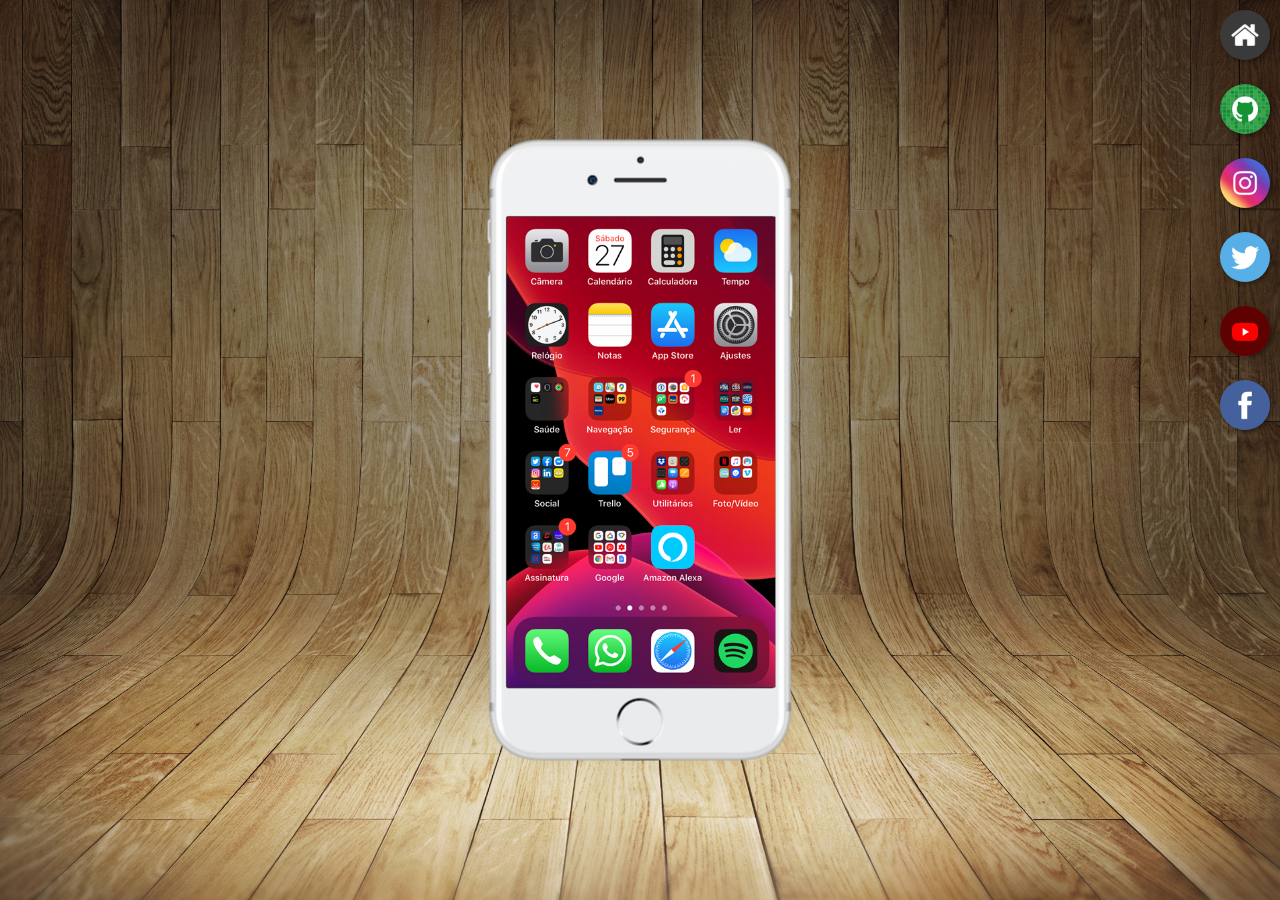
<file: index.html>
<!DOCTYPE html>
<html lang="pt-br">
<head>
    <meta charset="UTF-8">
    <meta name="viewport" content="width=device-width, initial-scale=1.0">
    <title>Projeto redes sociais</title>
    <link rel="shortcut icon" href="favicon.ico" type="image/x-icon">
    <link rel="stylesheet" href="estilos/style.css">
</head>
<body>
    <main>
        <section id="telefone">
            <iframe src="home.html" name="tela" id="tela" frameborder="0"></iframe>
            
        </section>
        
        <section id="redes-sociais">
            <a href="home.html" target="tela"><img src="imagens/logo-home.jpg" alt="home"></a> <br>
            <a href="github.html" target="tela"><img src="imagens/logo-github.jpg" alt="GitHub"></a> <br>
            <a href="instagram.html" target="tela"><img src="imagens/logo-instagram.jpg" alt="Instagram"></a> <br>
            <a href="twitter.html" target="tela"><img src="imagens/logo-twitter.jpg" alt="Twitter"></a> <br>
            <a href="youtube.html" target="tela"><img src="imagens/logo-youtube.jpg" alt="Youtube"></a> <br>
            <a href="facebook.html" target="tela"><img src="imagens/logo-facebook.jpg" alt="Facebook"></a>

        </section>
    </main>
</body>
</html>
</file>
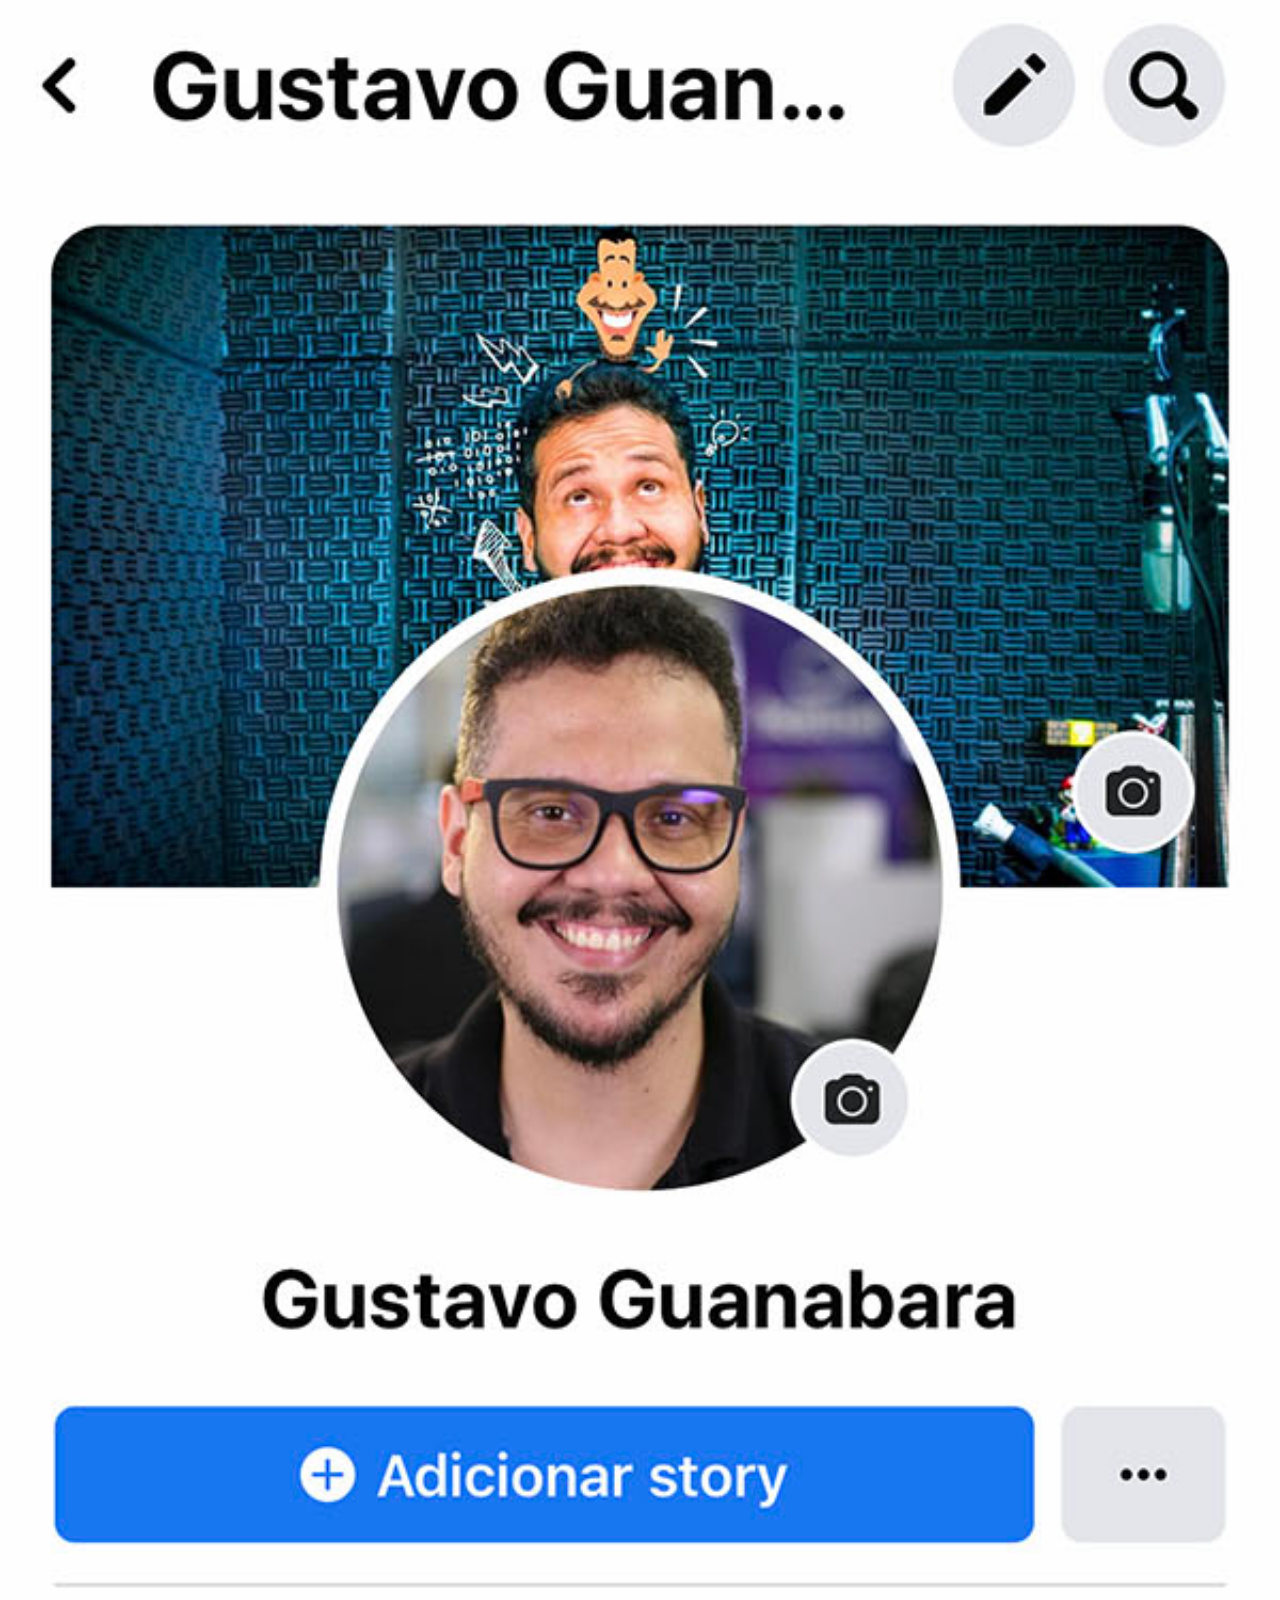
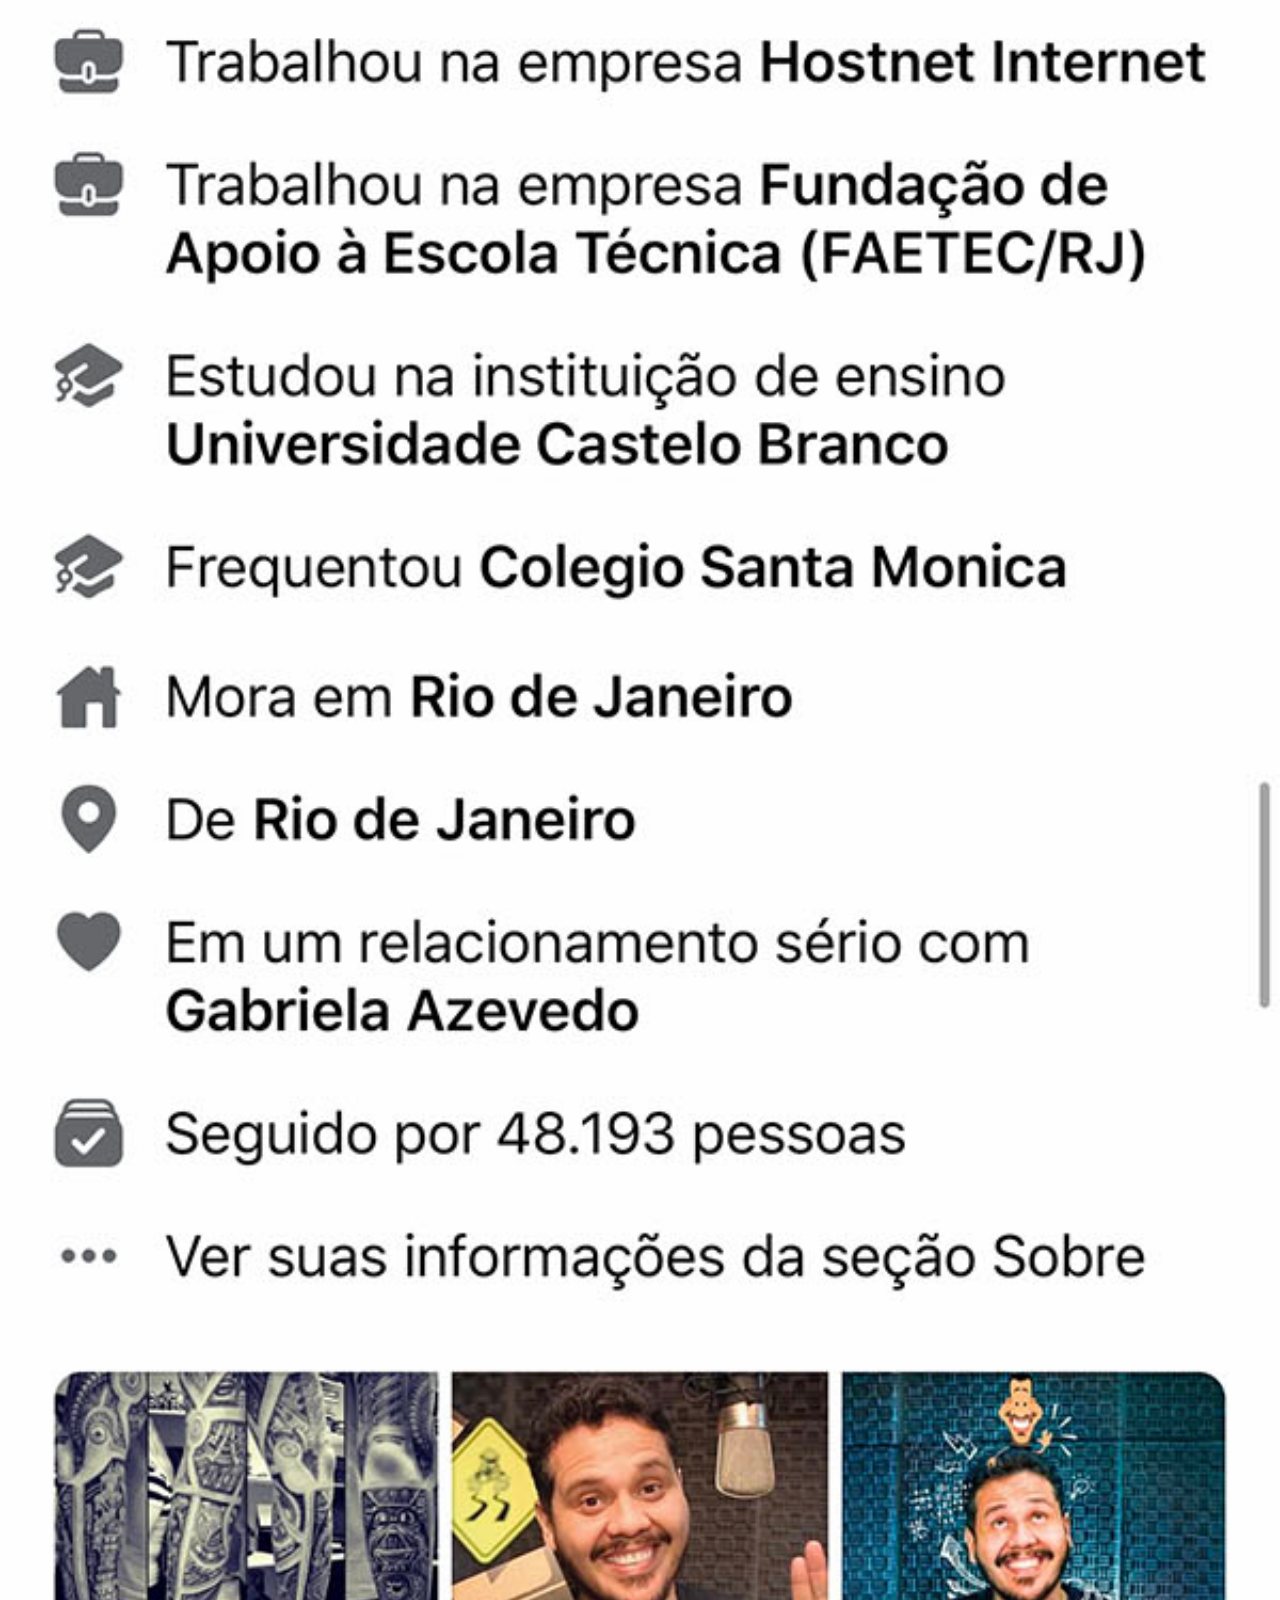
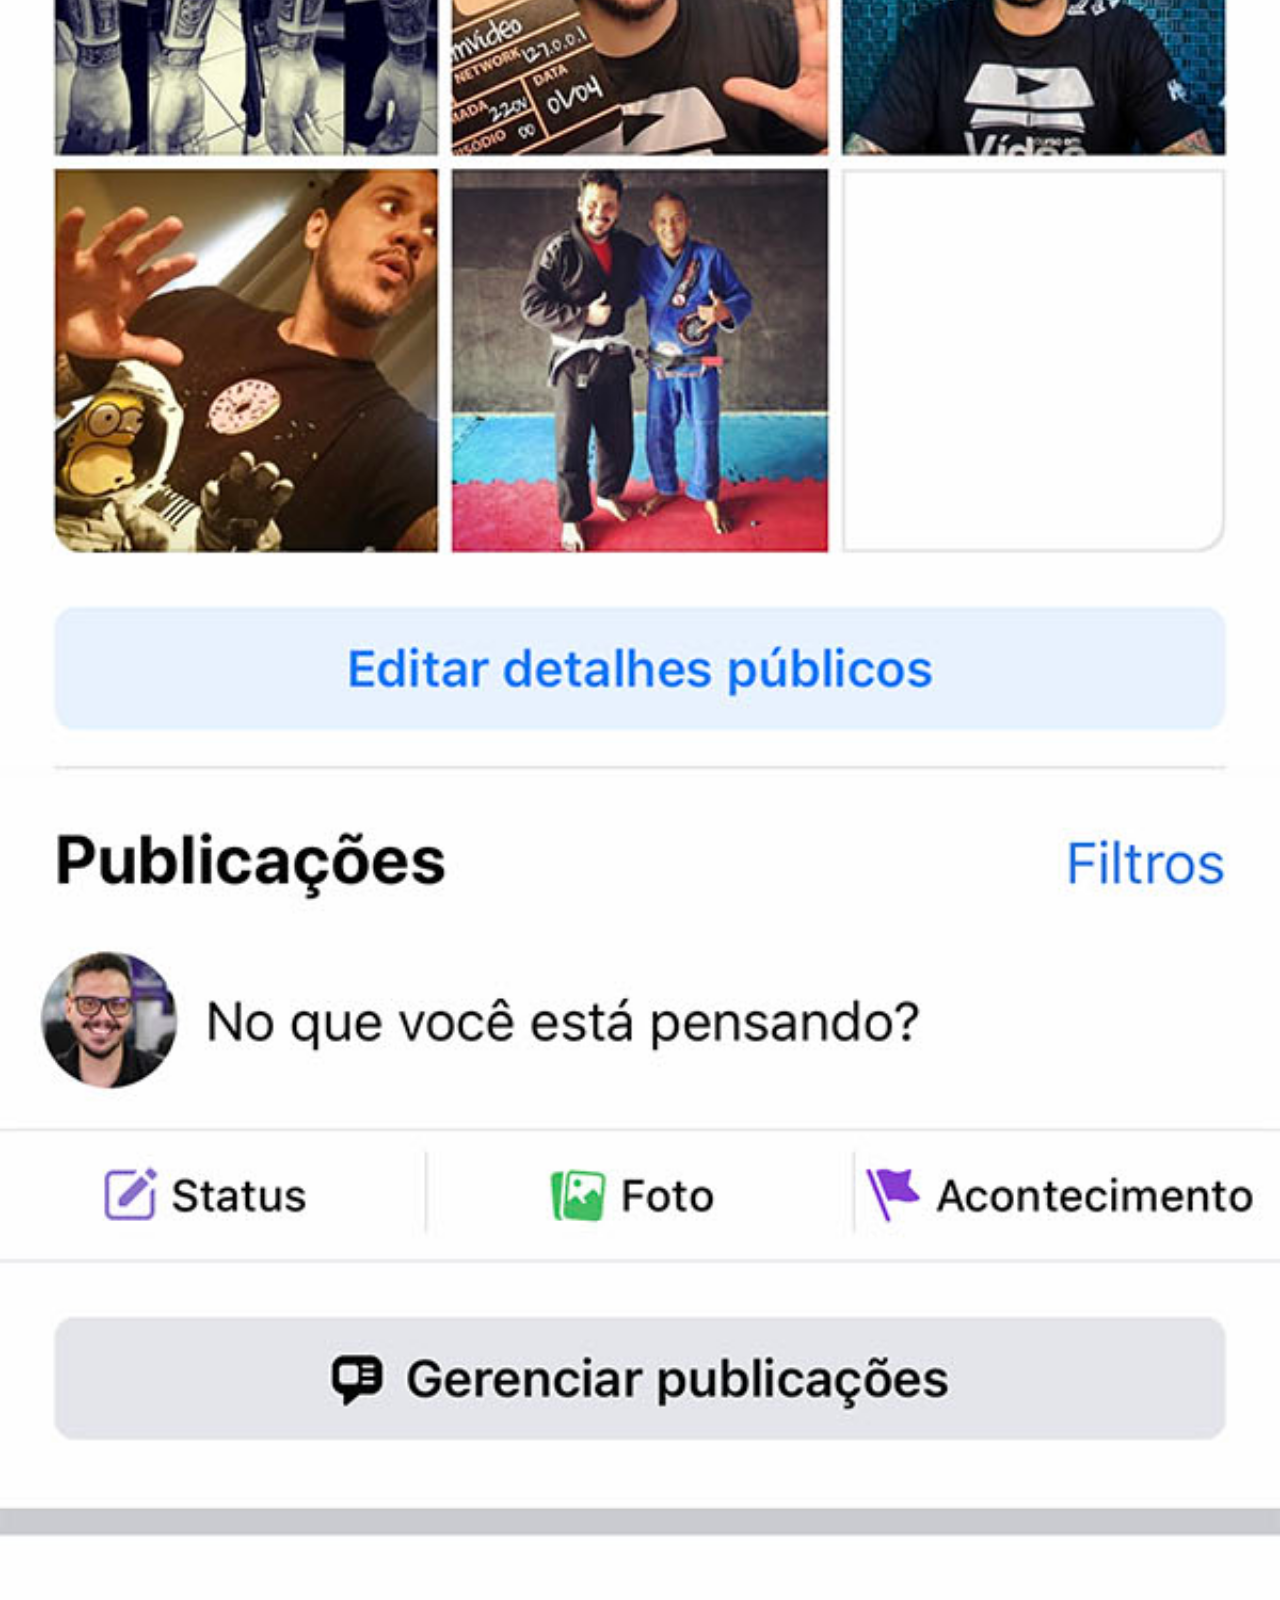
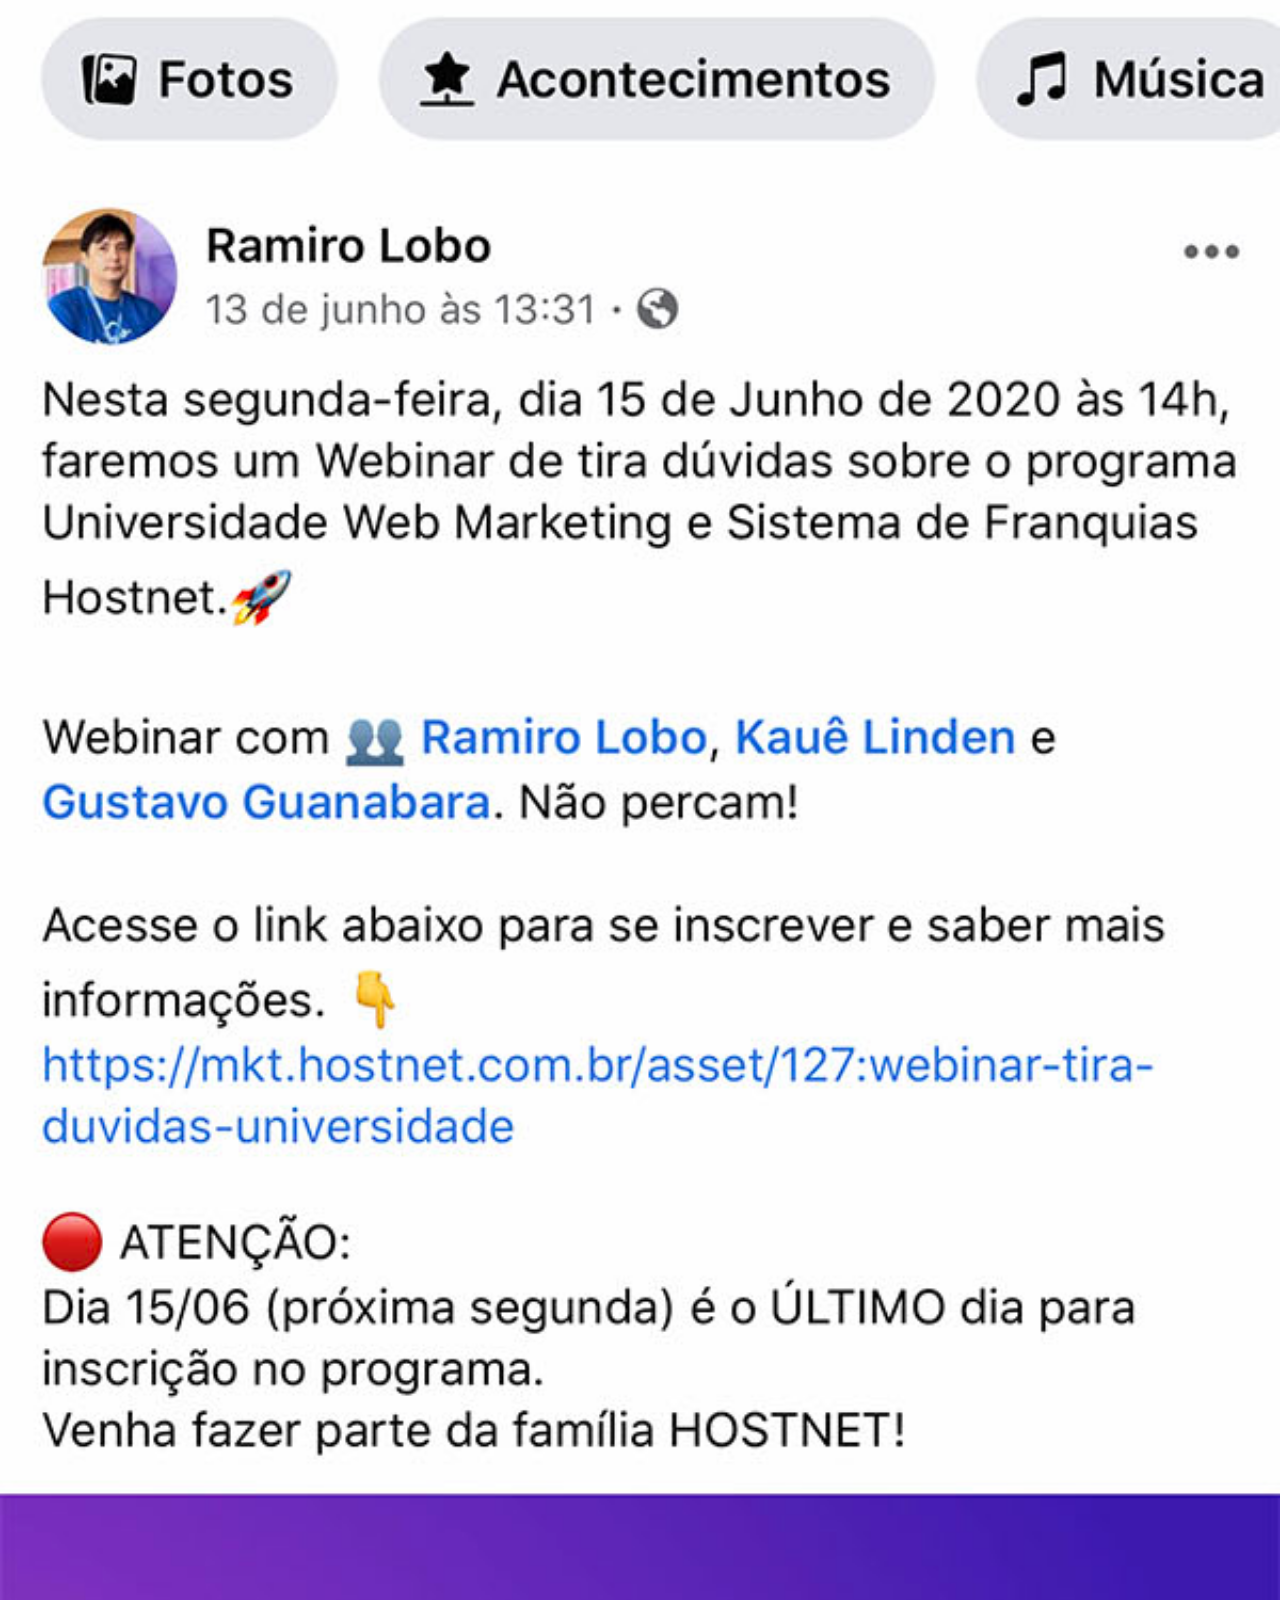
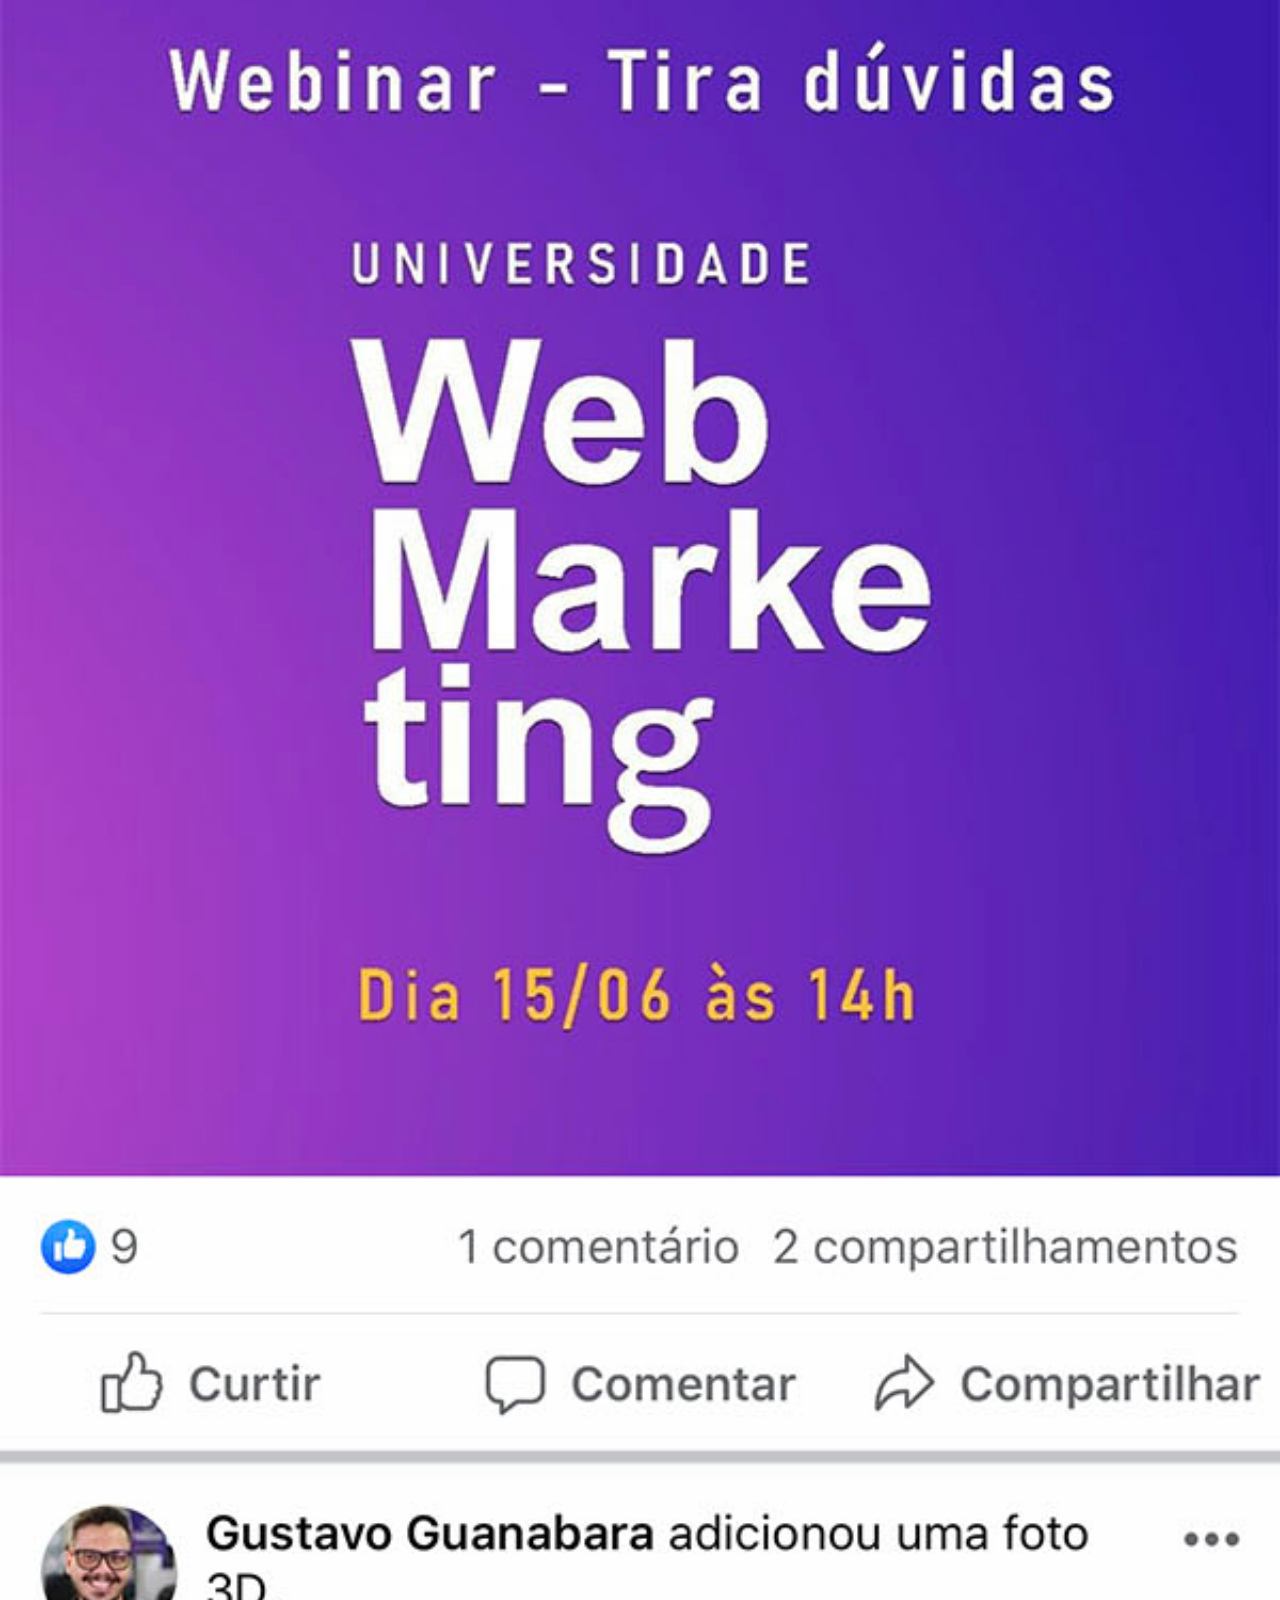
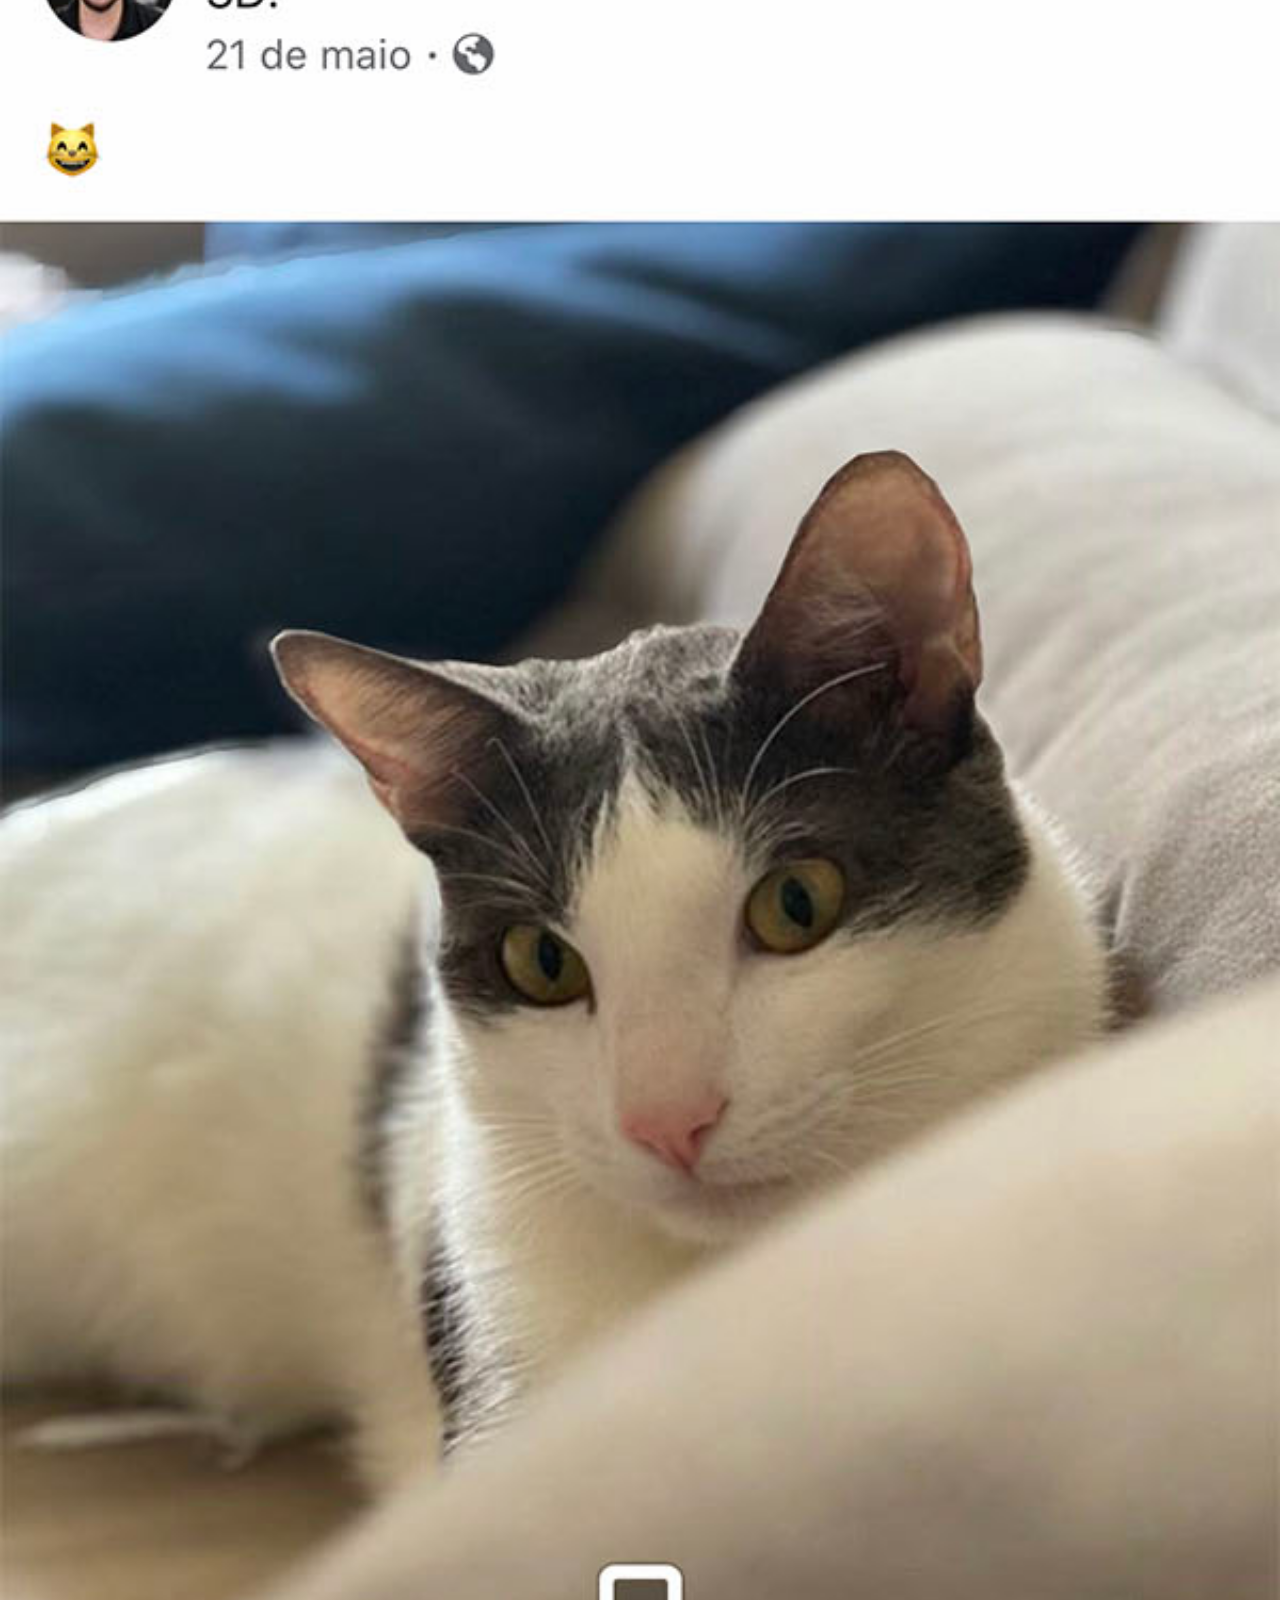
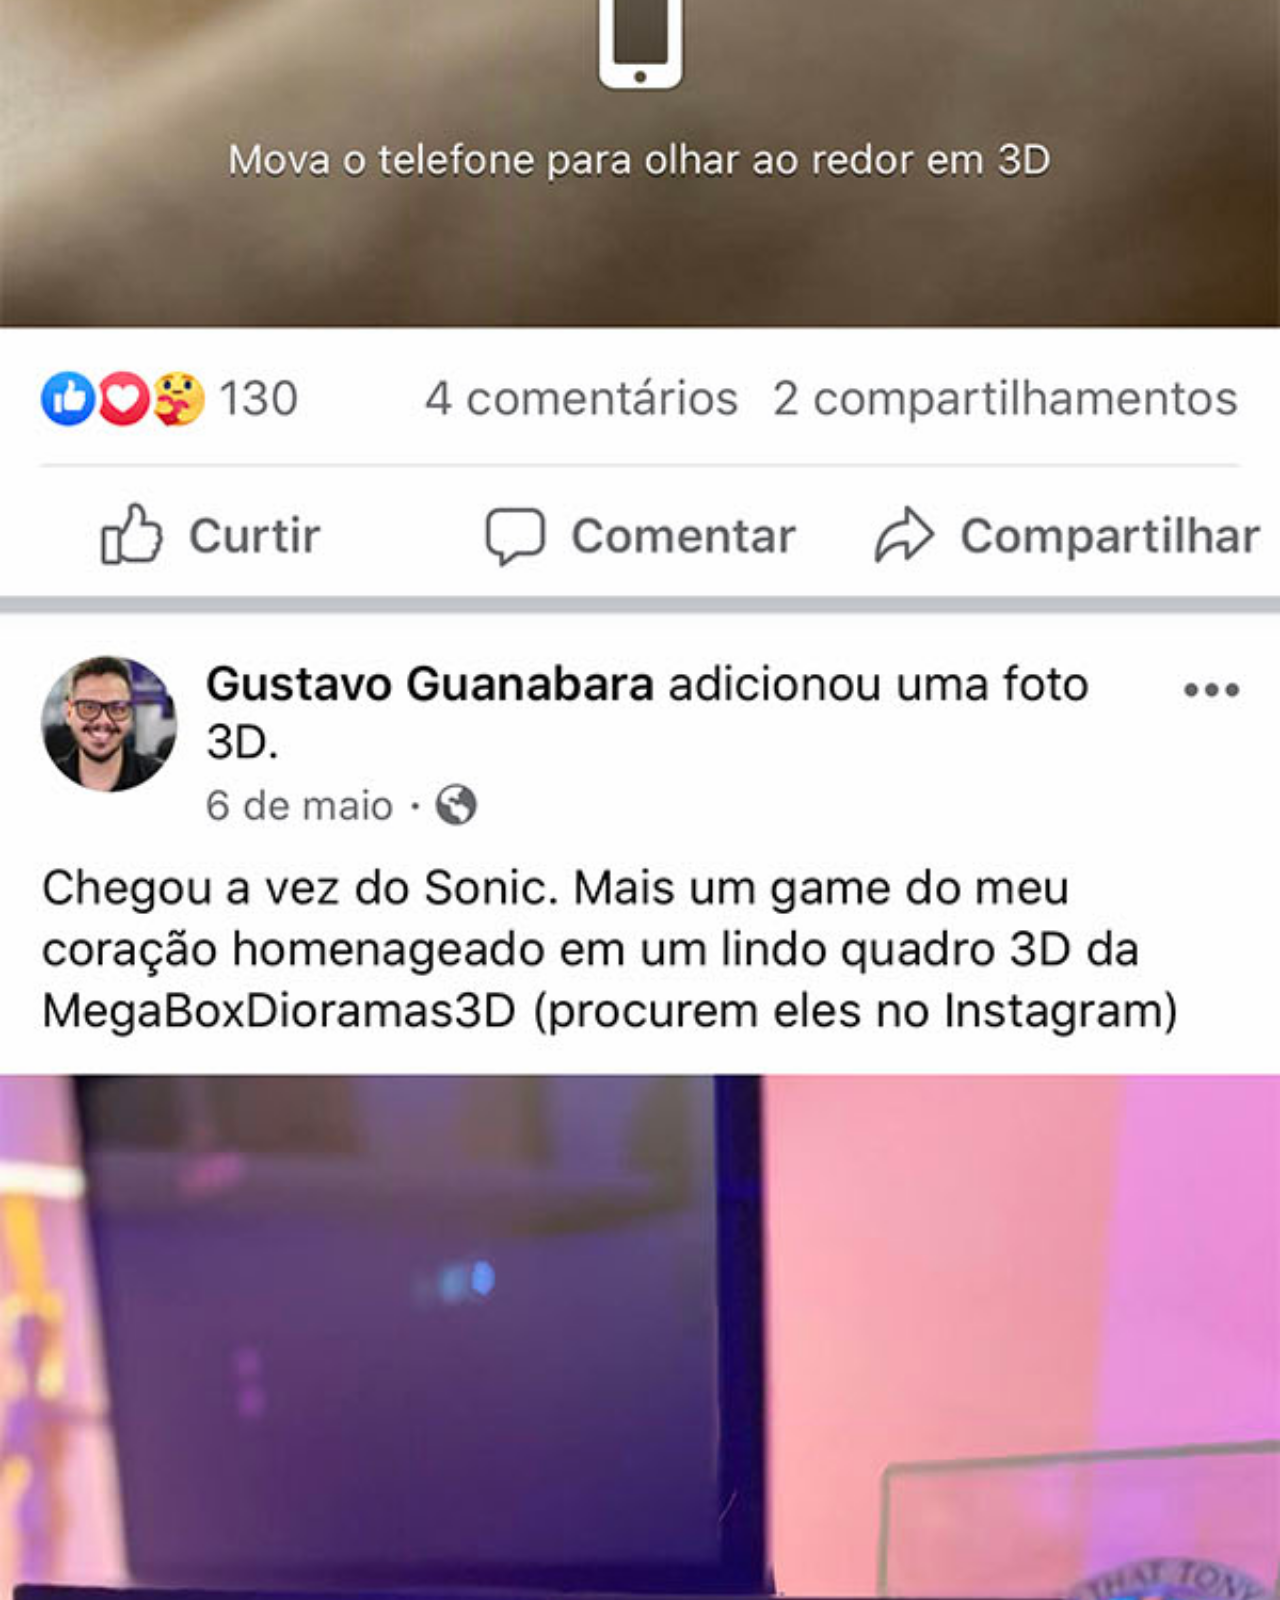
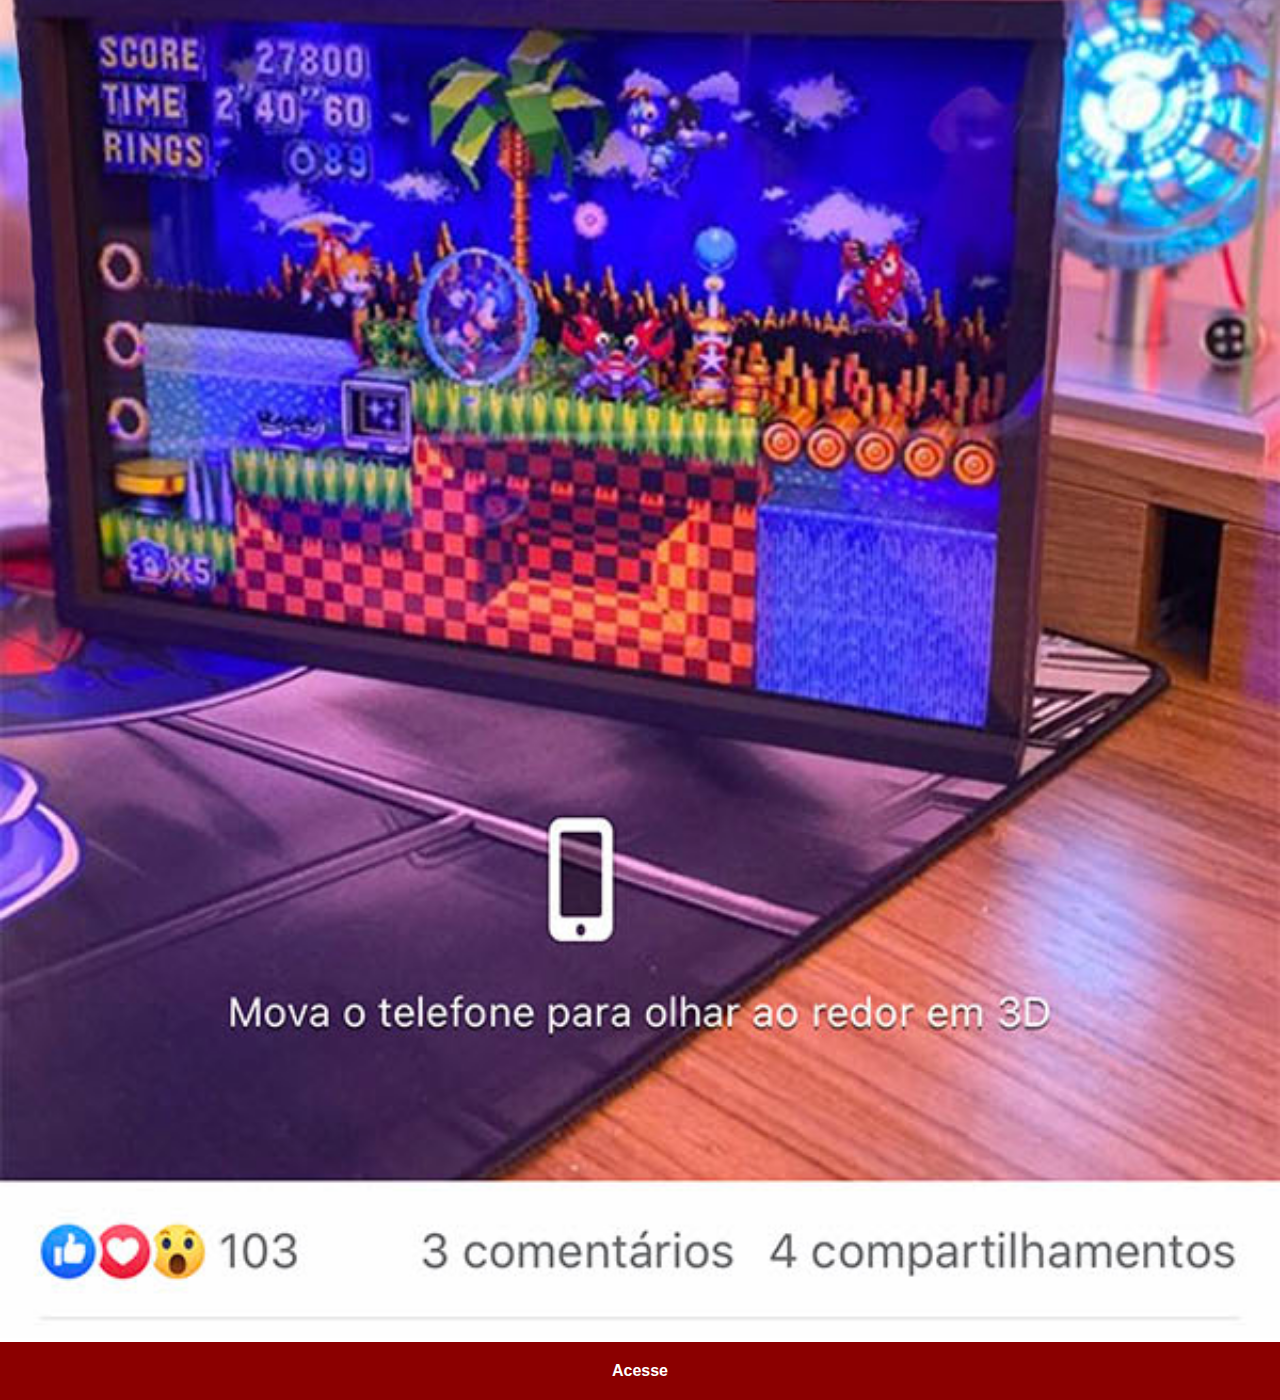
<file: facebook.html>
<!DOCTYPE html>
<html lang="pt-br">
<head>
    <meta charset="UTF-8">
    <meta name="viewport" content="width=device-width, initial-scale=1.0">
    <title>Facebook</title>
    <link rel="stylesheet" href="estilo/social.css">
</head>
<body>
    <img src="imagens/tela-facebook.jpg" alt="">
    <a href="https://www.facebook.com/gustavoguanabara/?locale=pt_BR" target="_blank">Acesse</a>
</body>
</html>
</file>
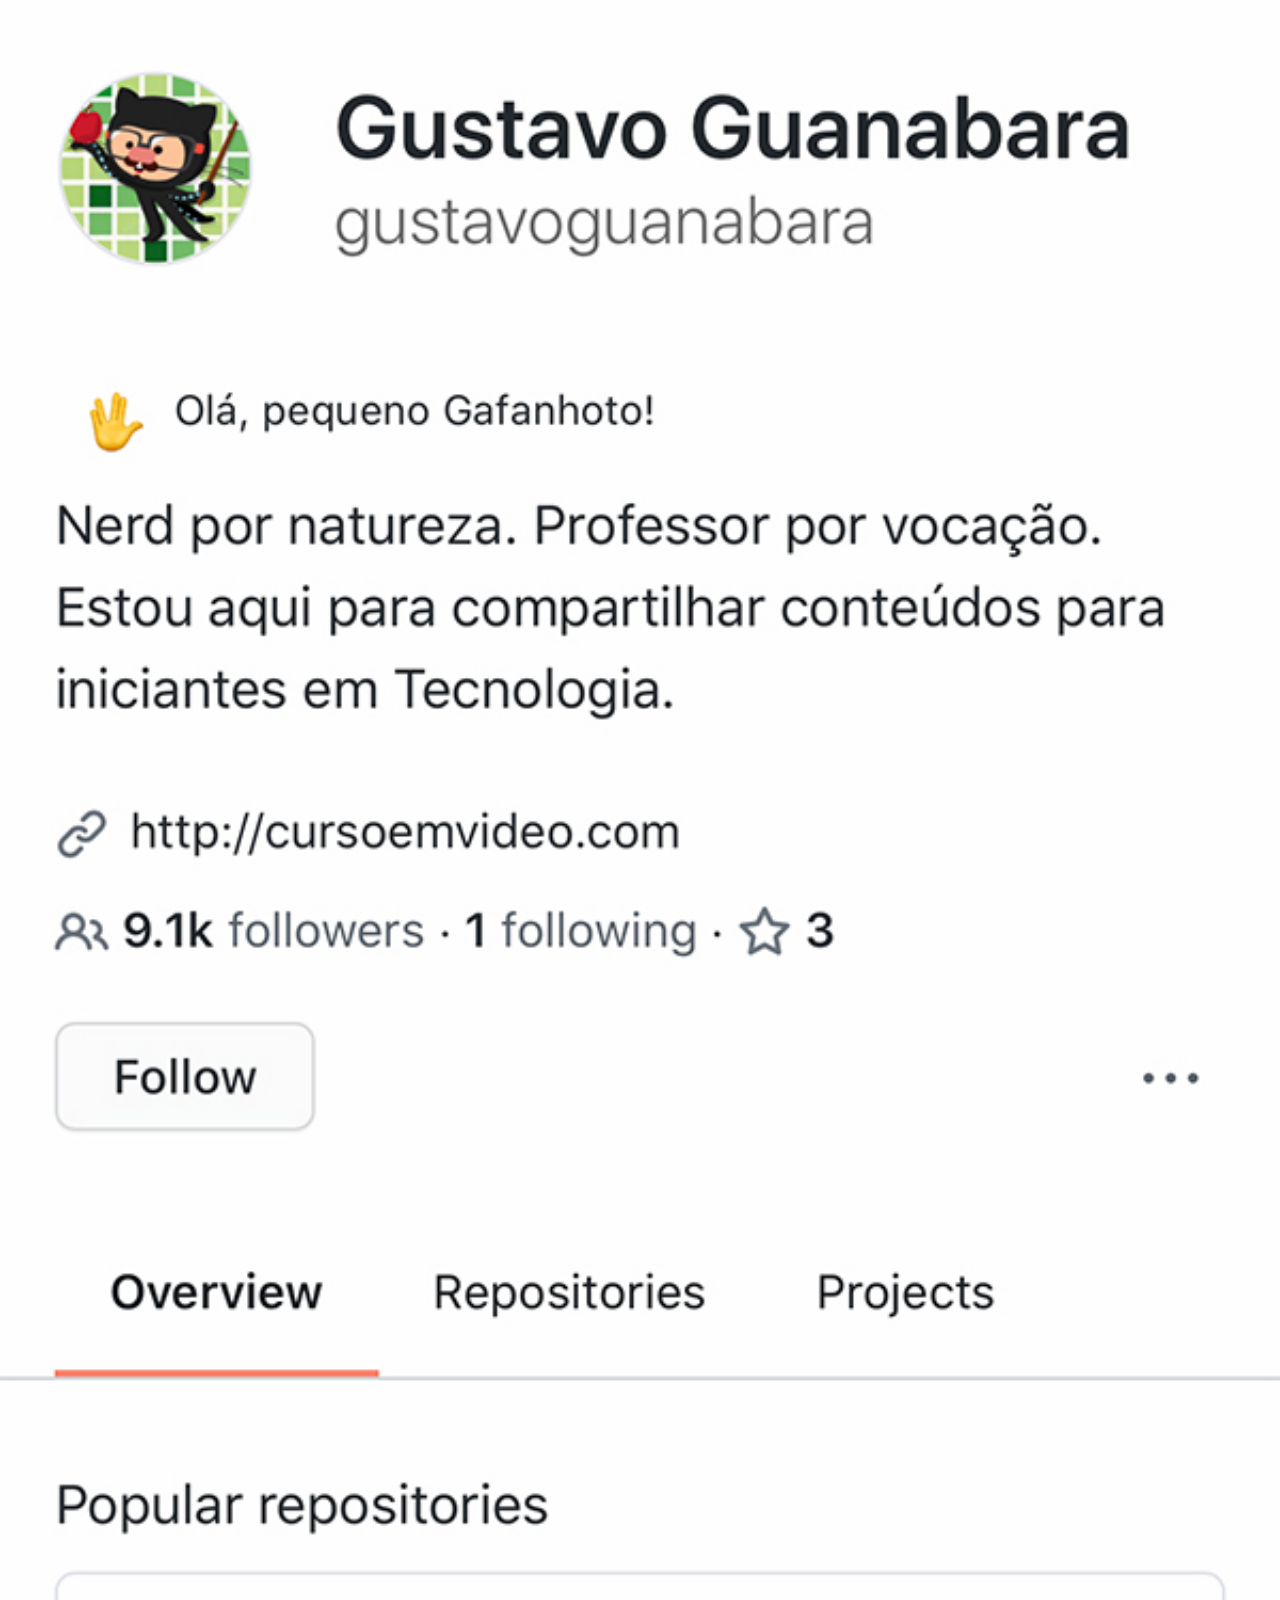
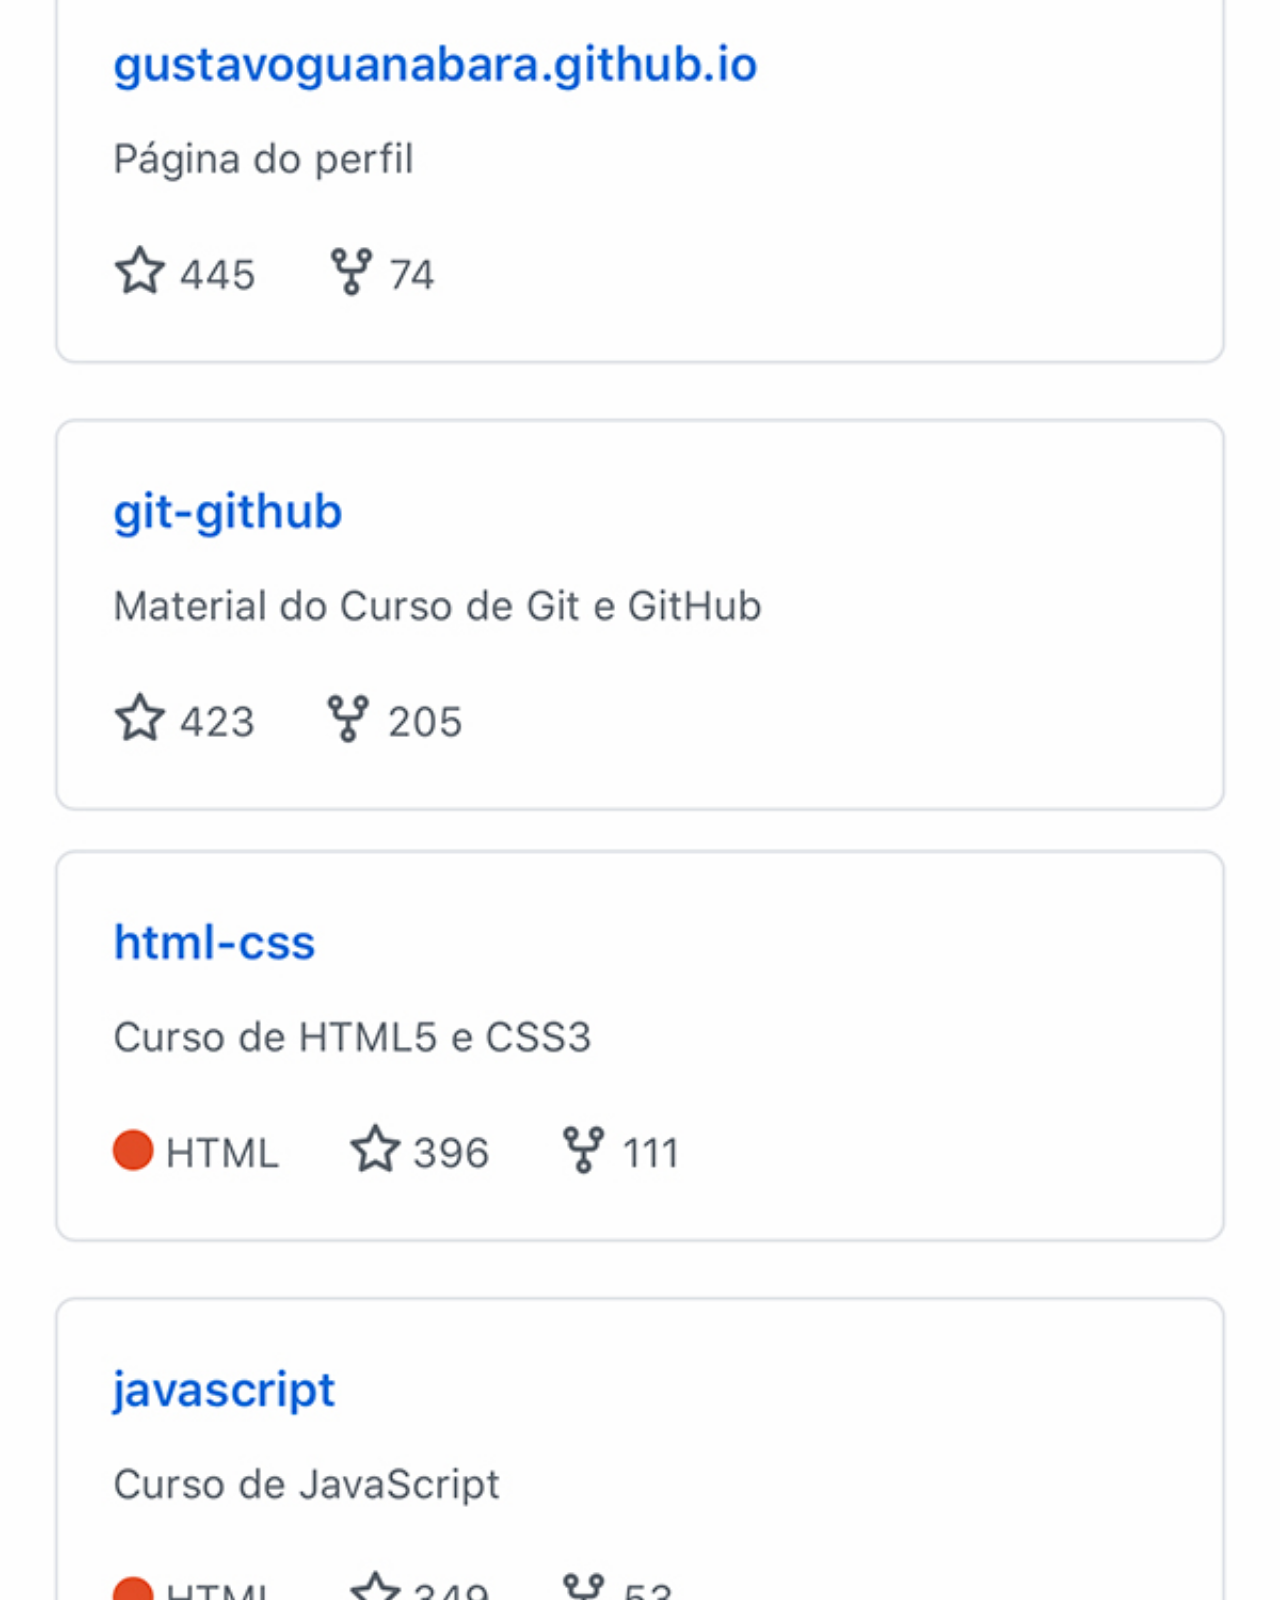
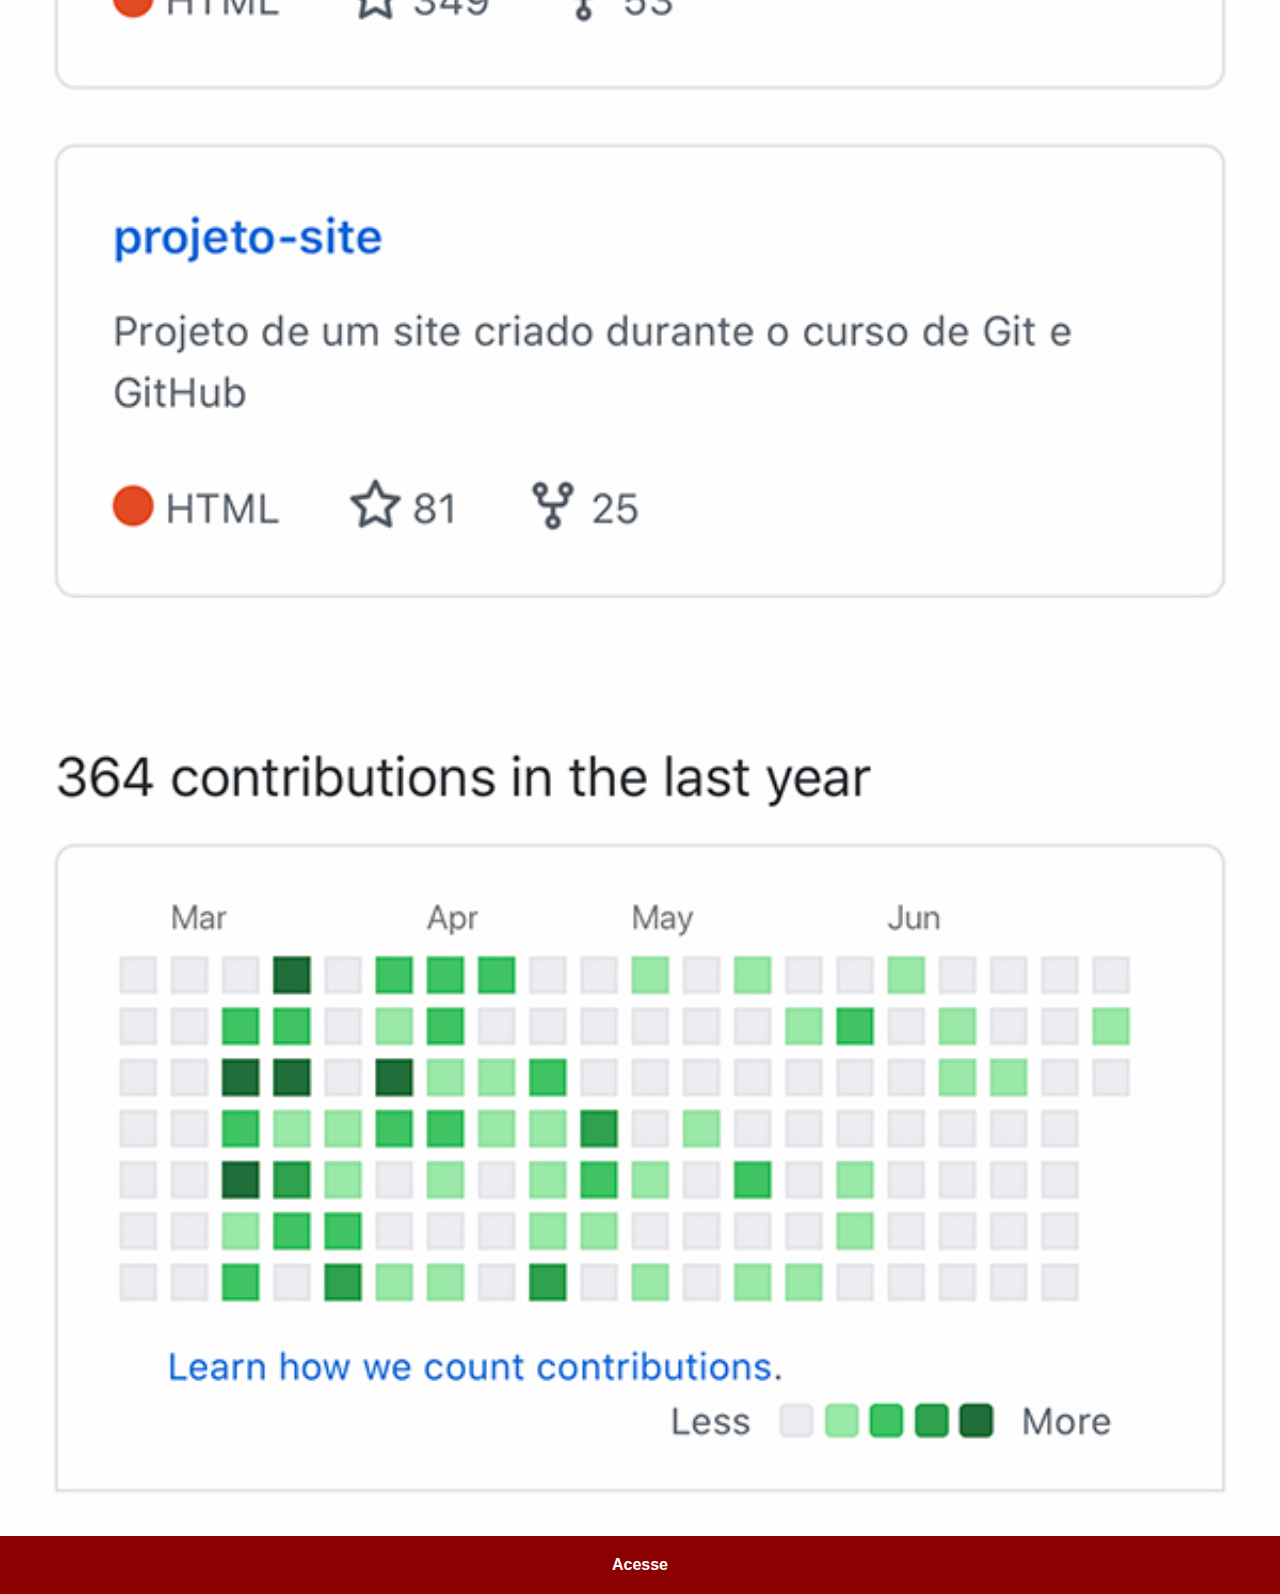
<file: github.html>
<!DOCTYPE html>
<html lang="pt-br">
<head>
    <meta charset="UTF-8">
    <meta name="viewport" content="width=device-width, initial-scale=1.0">
    <title>GitHub</title>
    <link rel="stylesheet" href="estilo/social.css">
</head>
<body>
    <img src="imagens/tela-github.jpg" alt="github">
    <a href="https://github.com/gustavoguanabara" target="_blank">Acesse</a>
</body>
</html>
</file>
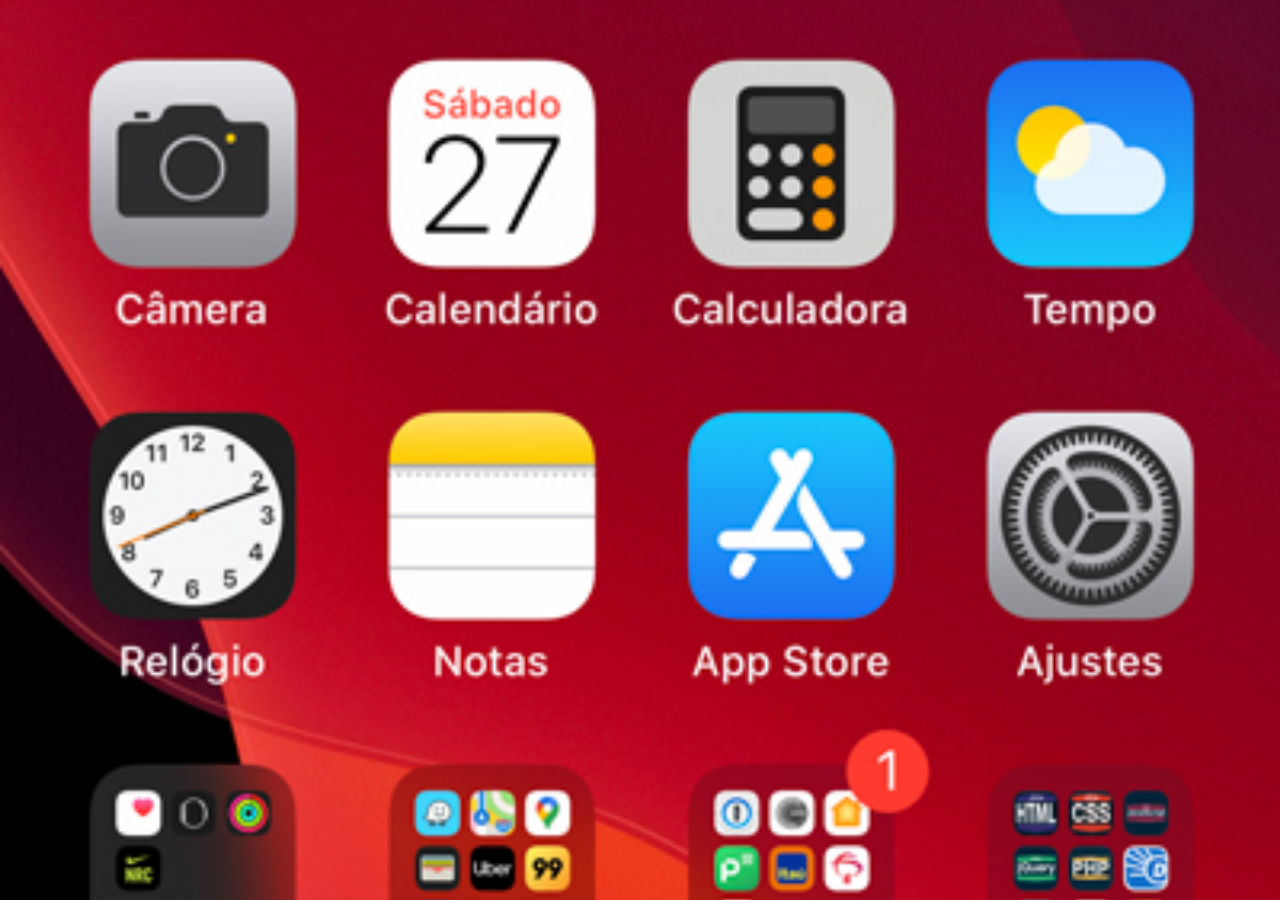
<file: home.html>
<!DOCTYPE html>
<html lang="pt-br">
<head>
    <meta charset="UTF-8">
    <meta name="viewport" content="width=device-width, initial-scale=1.0">
    <title>home</title>
    <style>
        *{
            margin: 0px;
            padding: 0px;
        }
        body{
            width: 100vw;
            height: 100vh;
            background: black url('imagens/tela-home.jpg') no-repeat top center;
            background-size: cover;
        }
    </style>
</head>
<body>
    
</body>
</html>
</file>
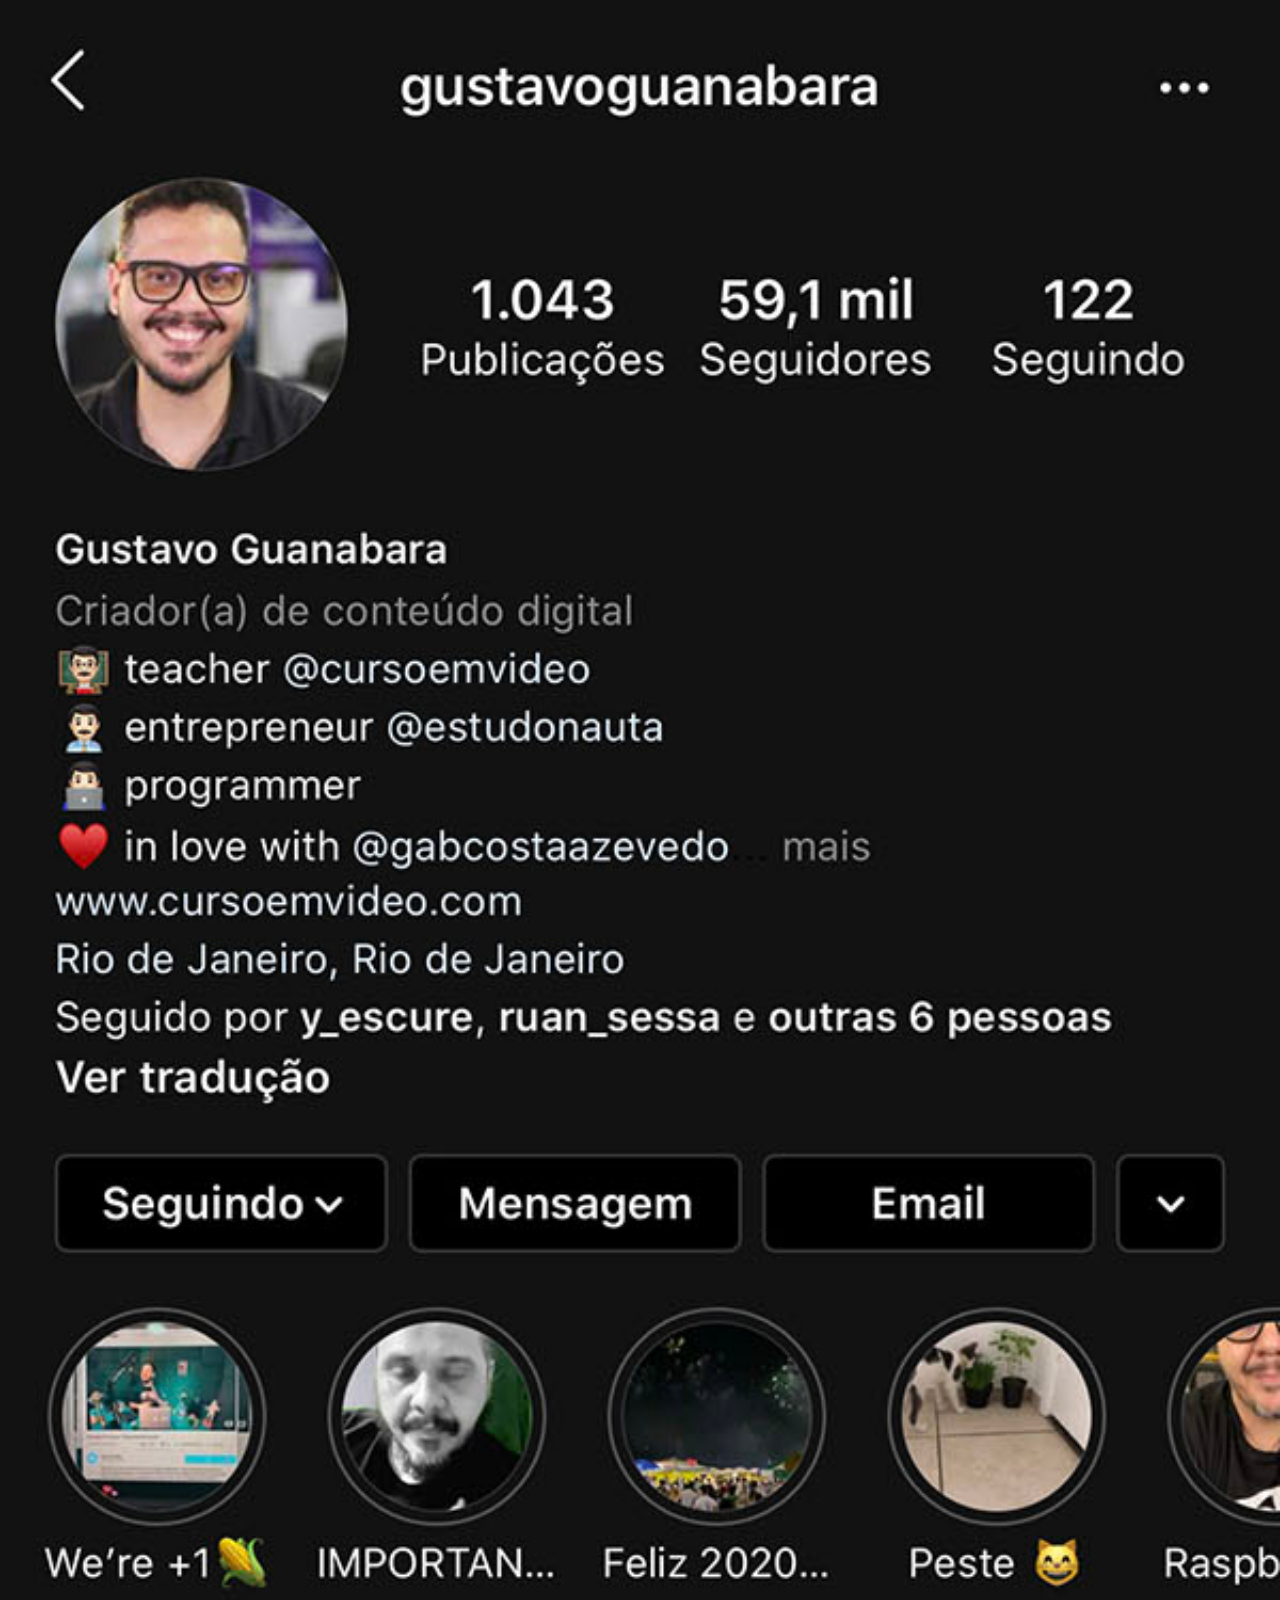
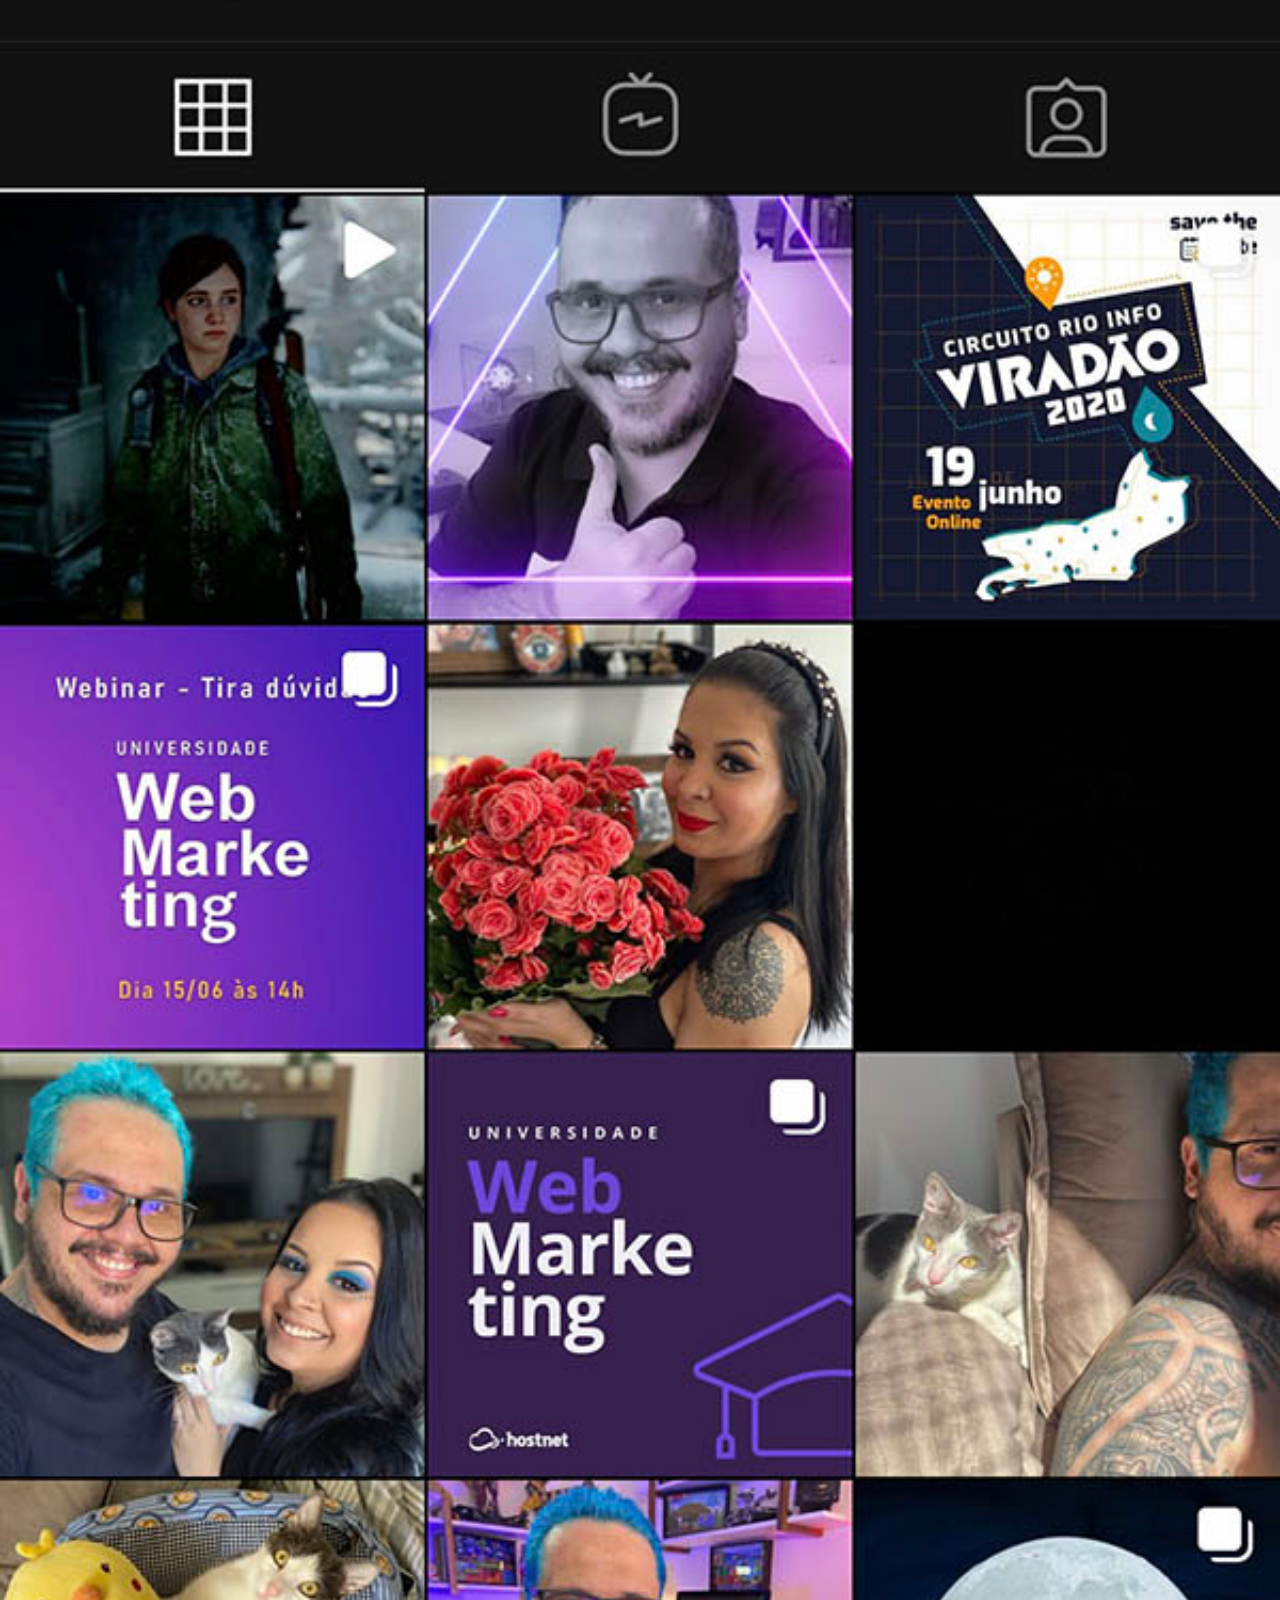
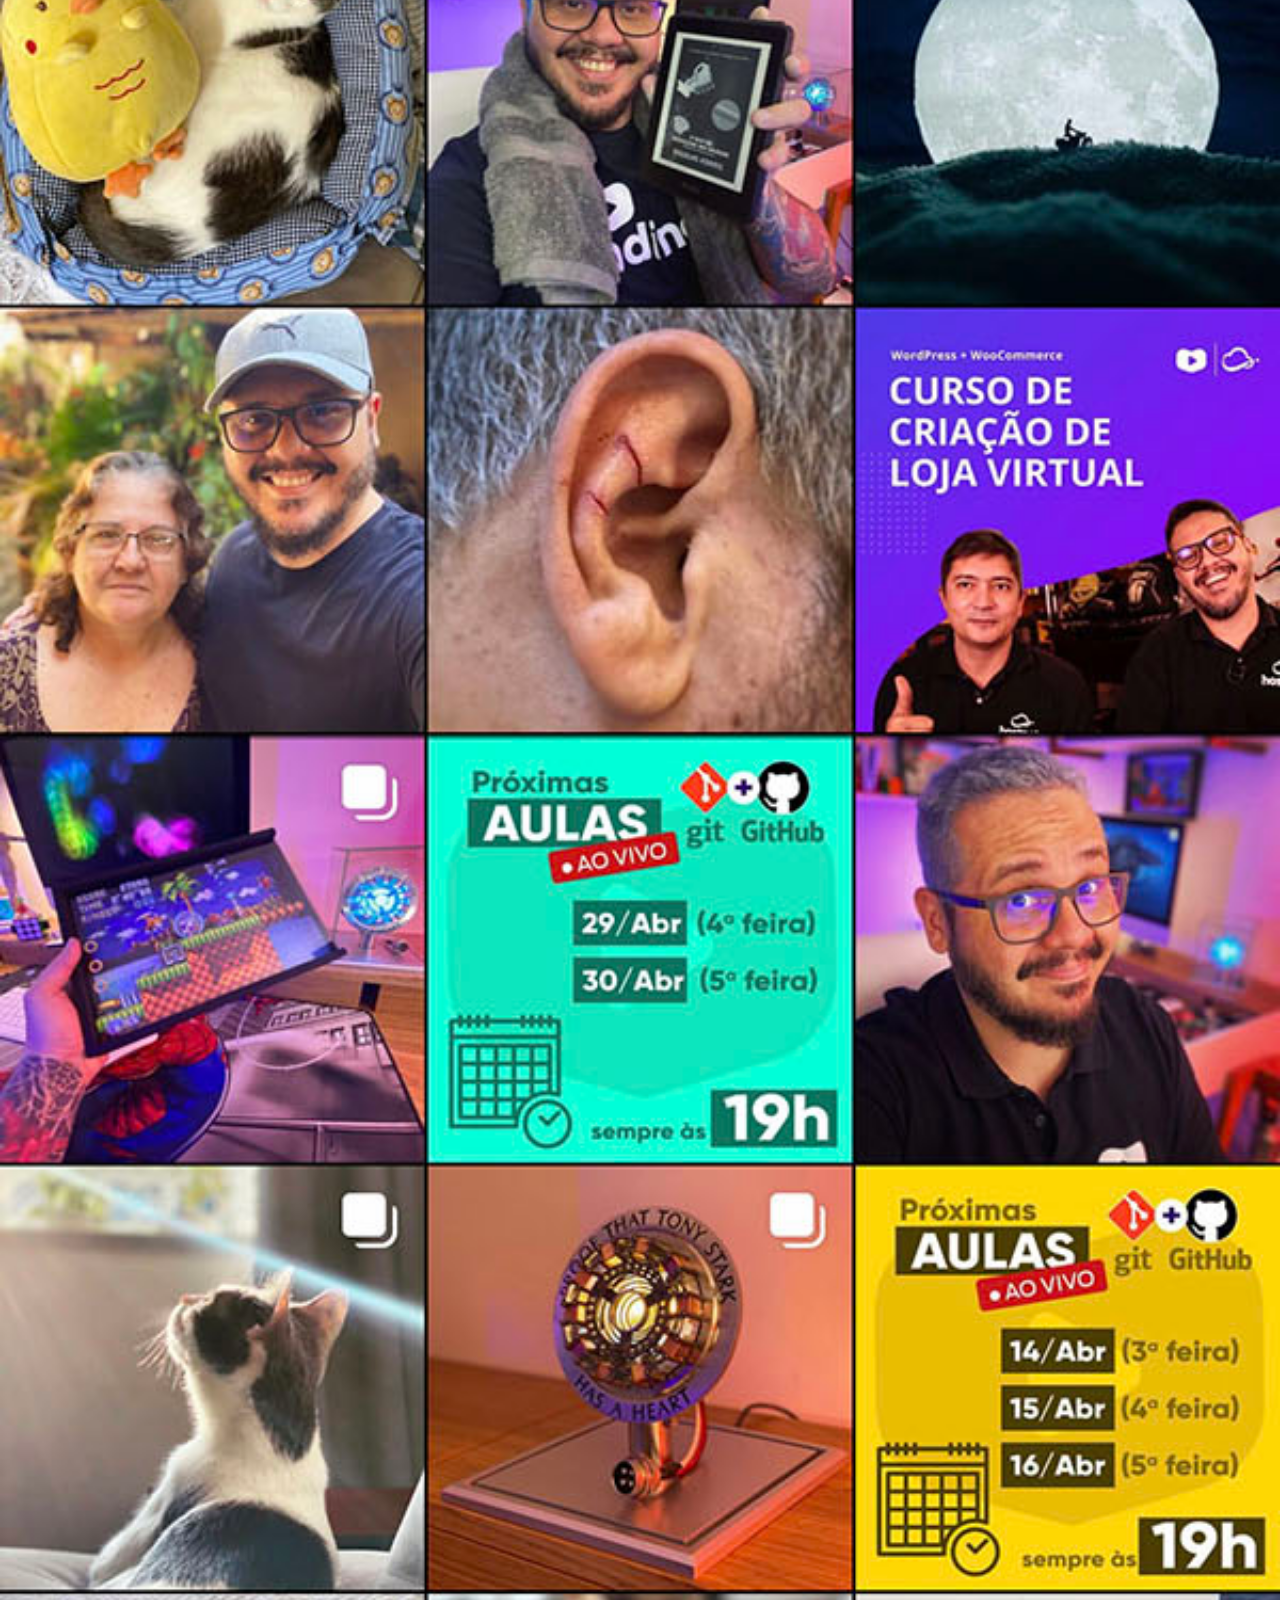
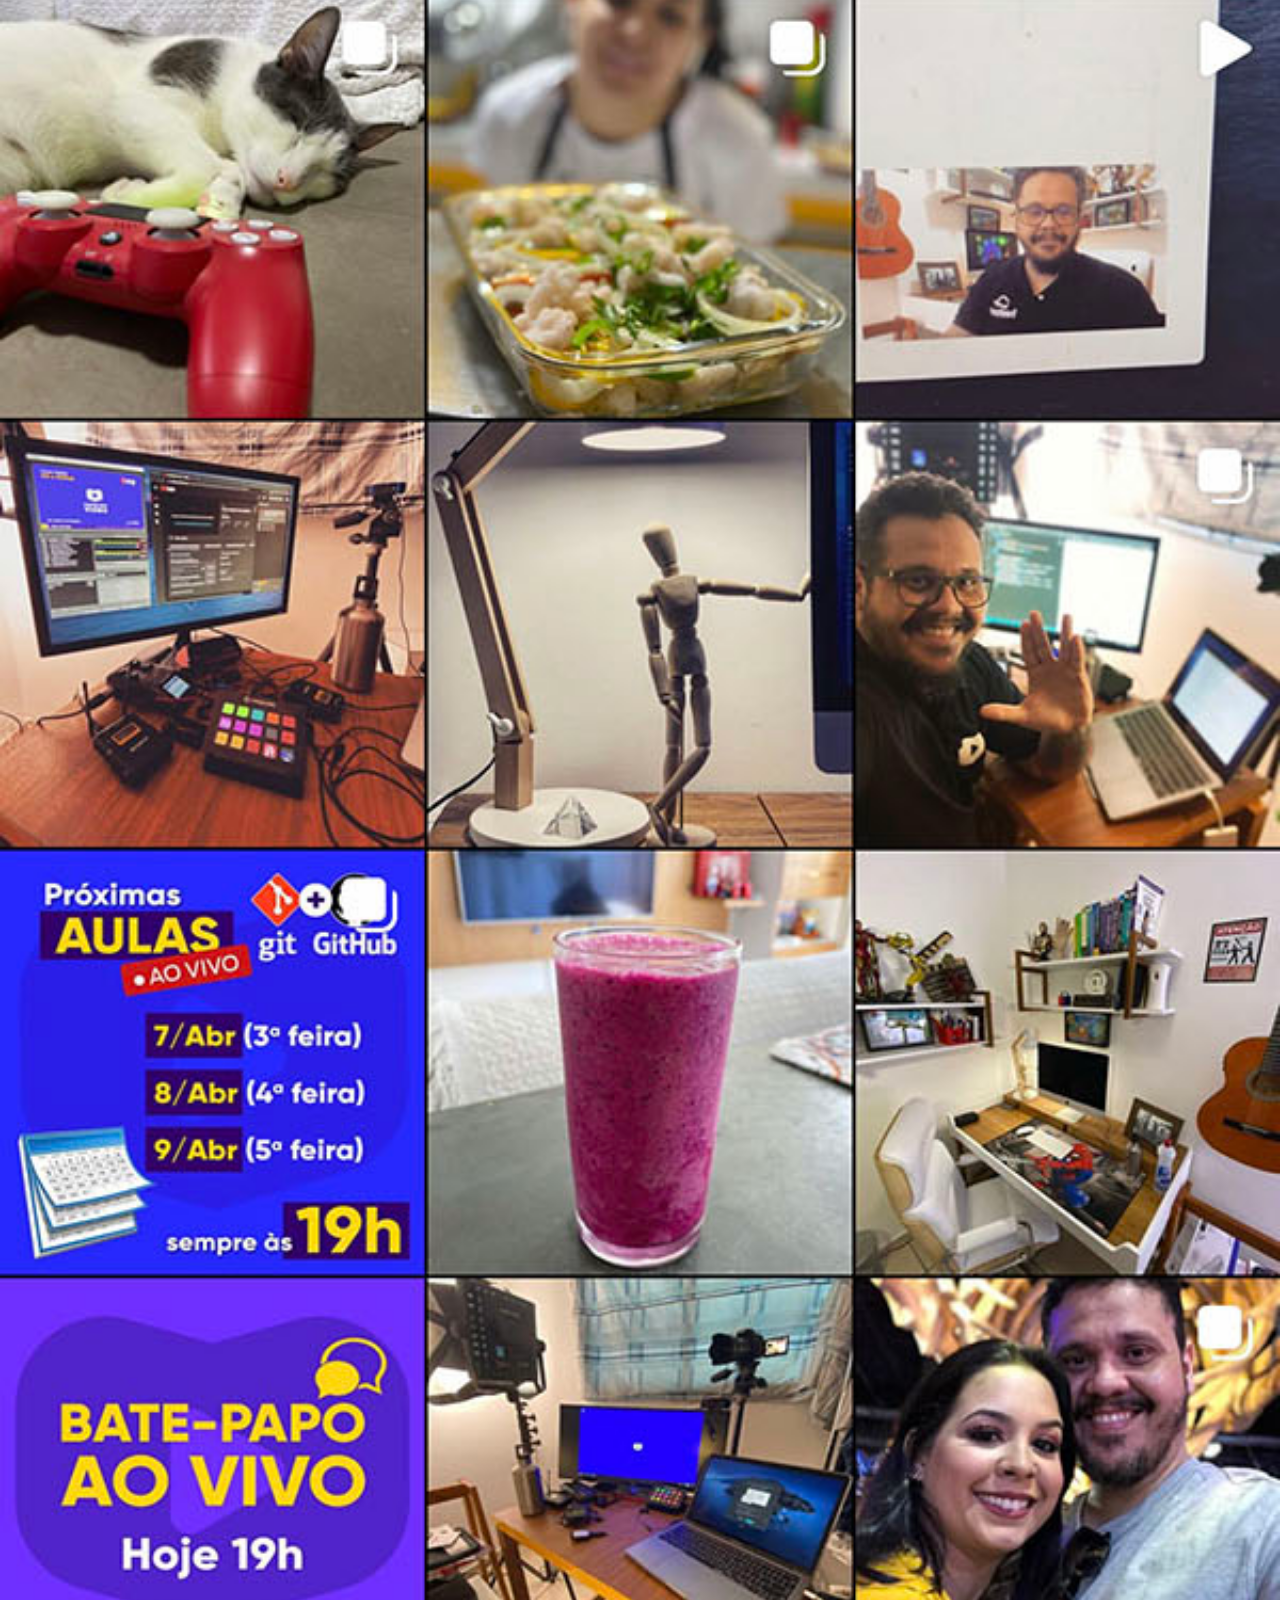
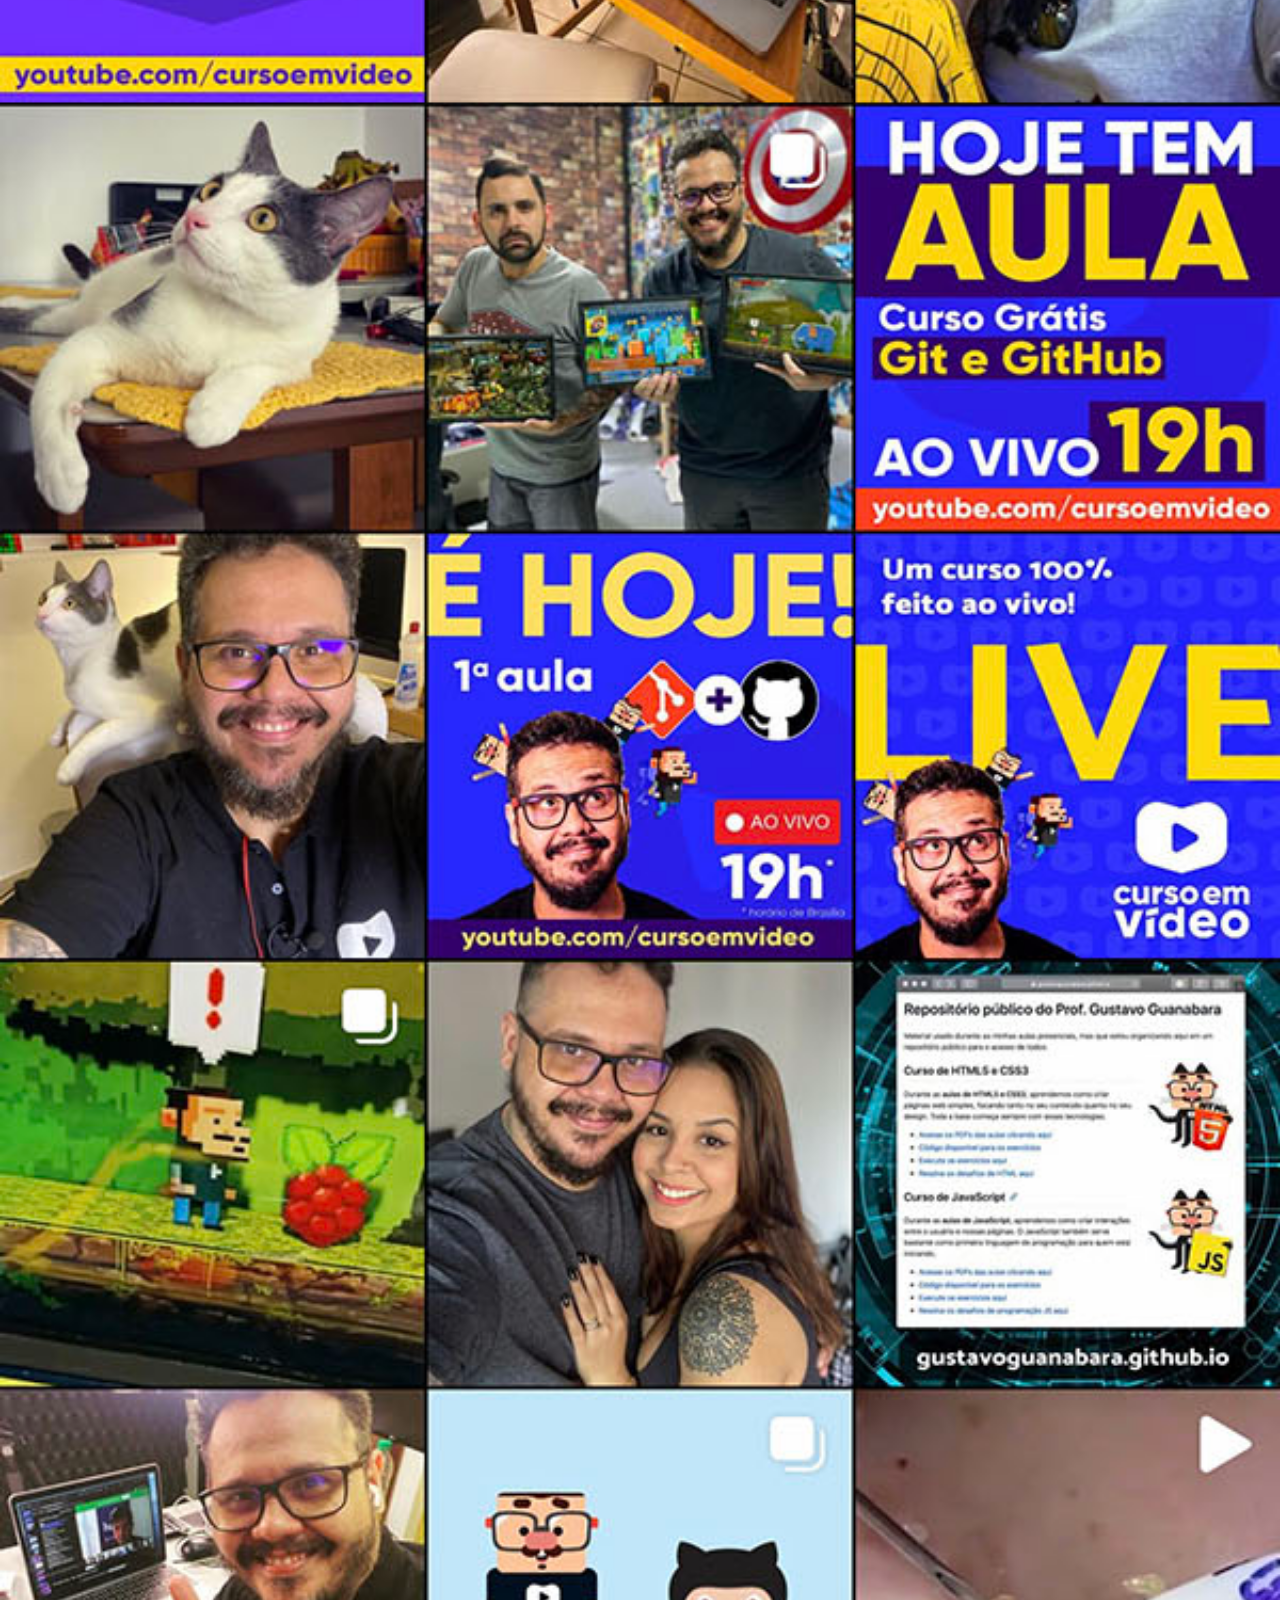
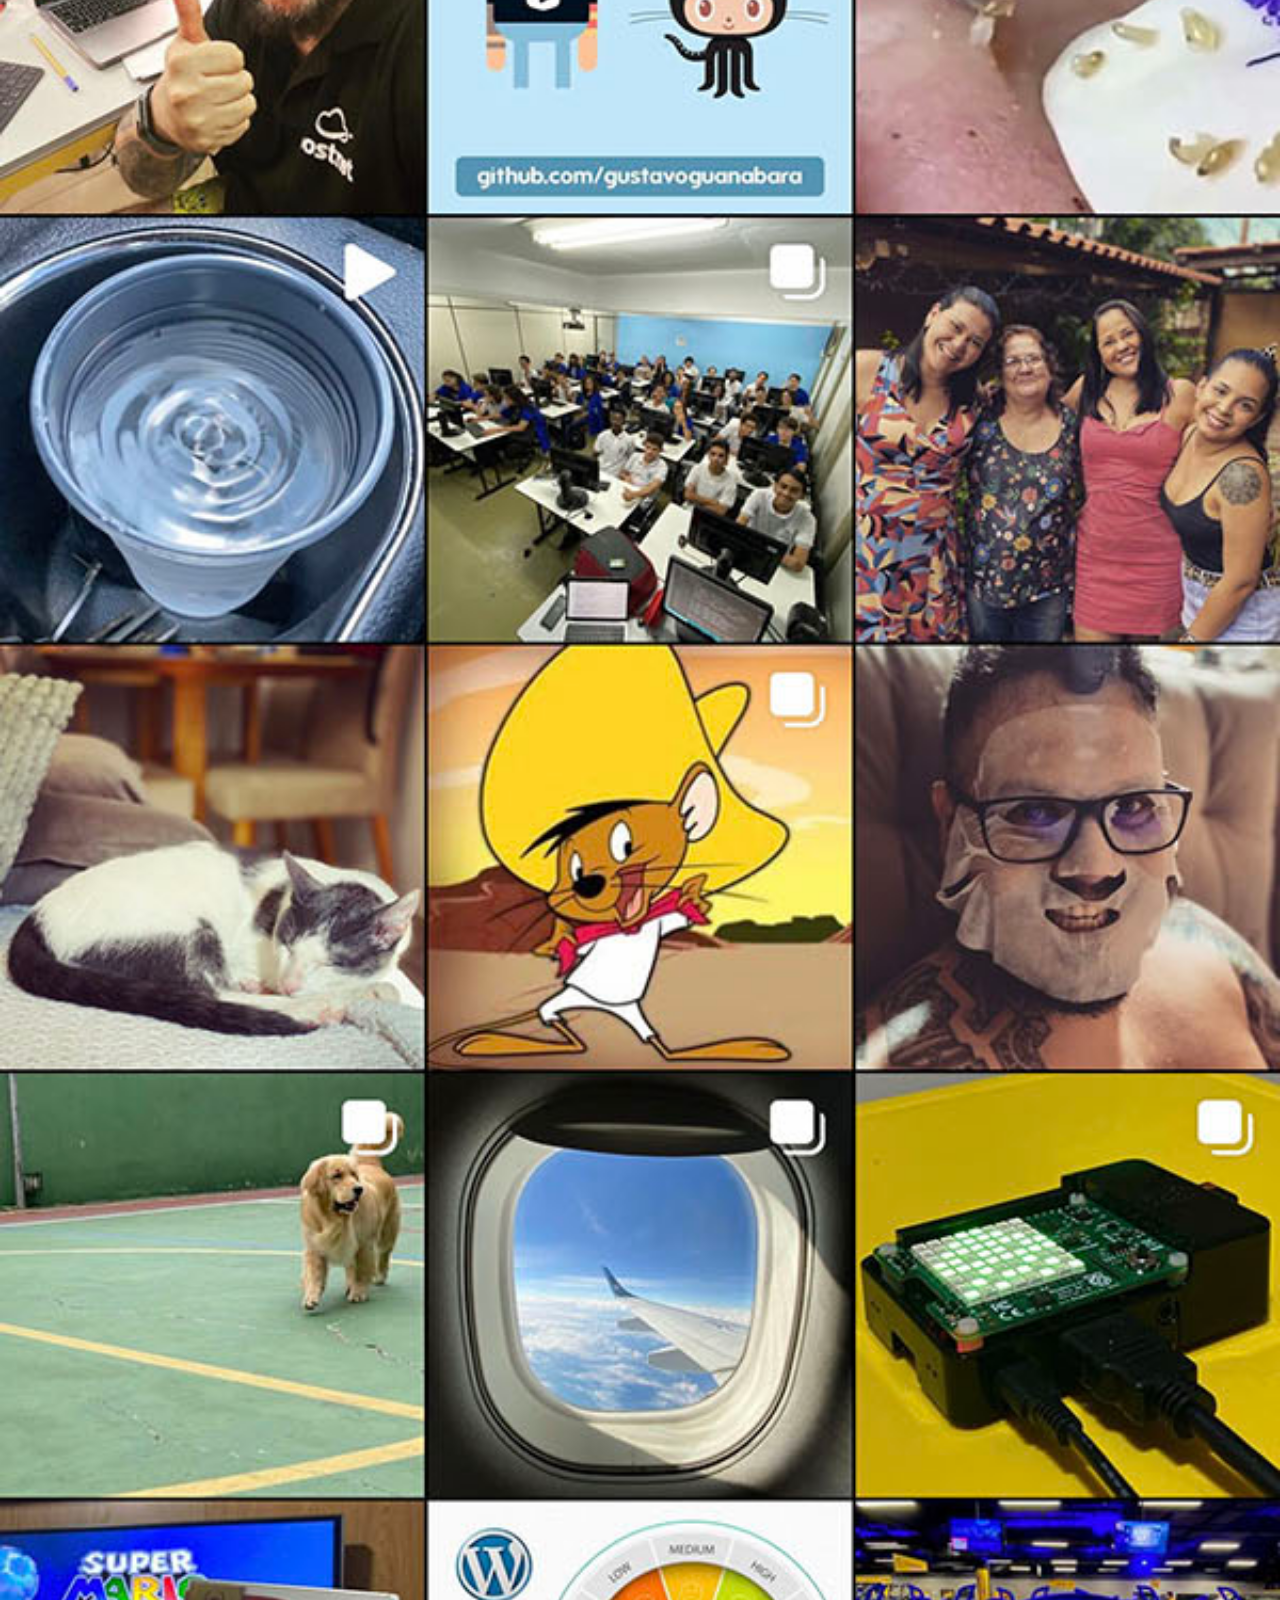
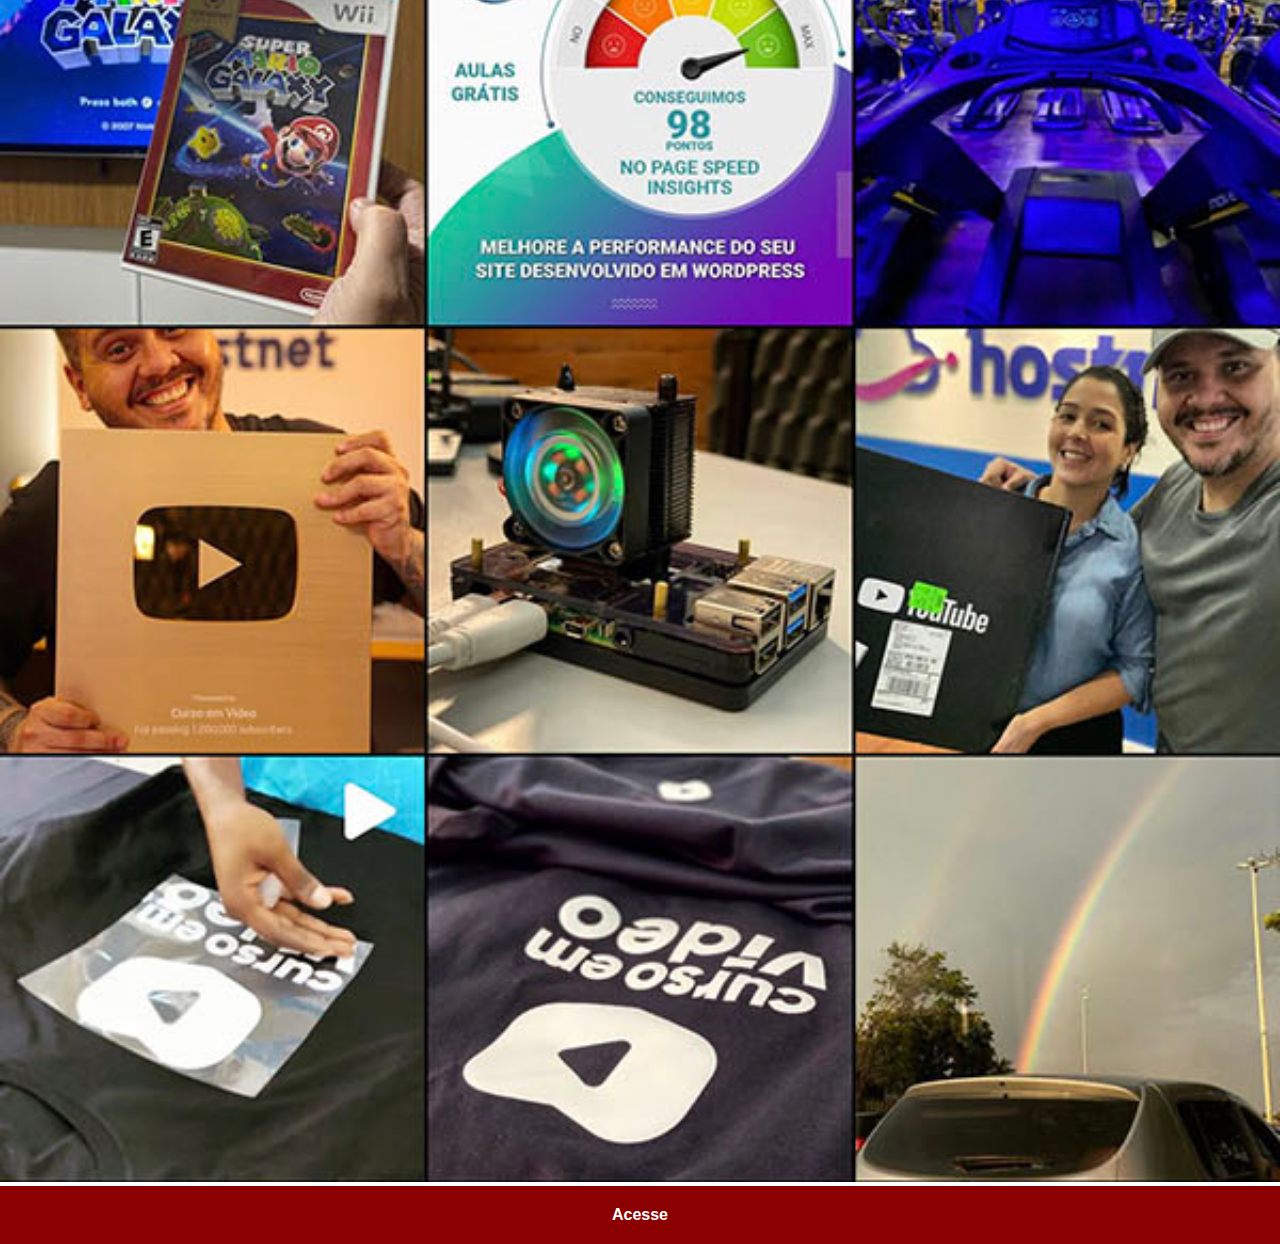
<file: instagram.html>
<!DOCTYPE html>
<html lang="pt-br">
<head>
    <meta charset="UTF-8">
    <meta name="viewport" content="width=device-width, initial-scale=1.0">
    <title>Instagram</title>
    <link rel="stylesheet" href="estilo/social.css">
</head>
<body>
    <img src="imagens/tela-instagram.jpg" alt="">
    <a href="https://www.instagram.com/gustavoguanabara/" target="_blank">Acesse</a>
</body>
</html>
</file>
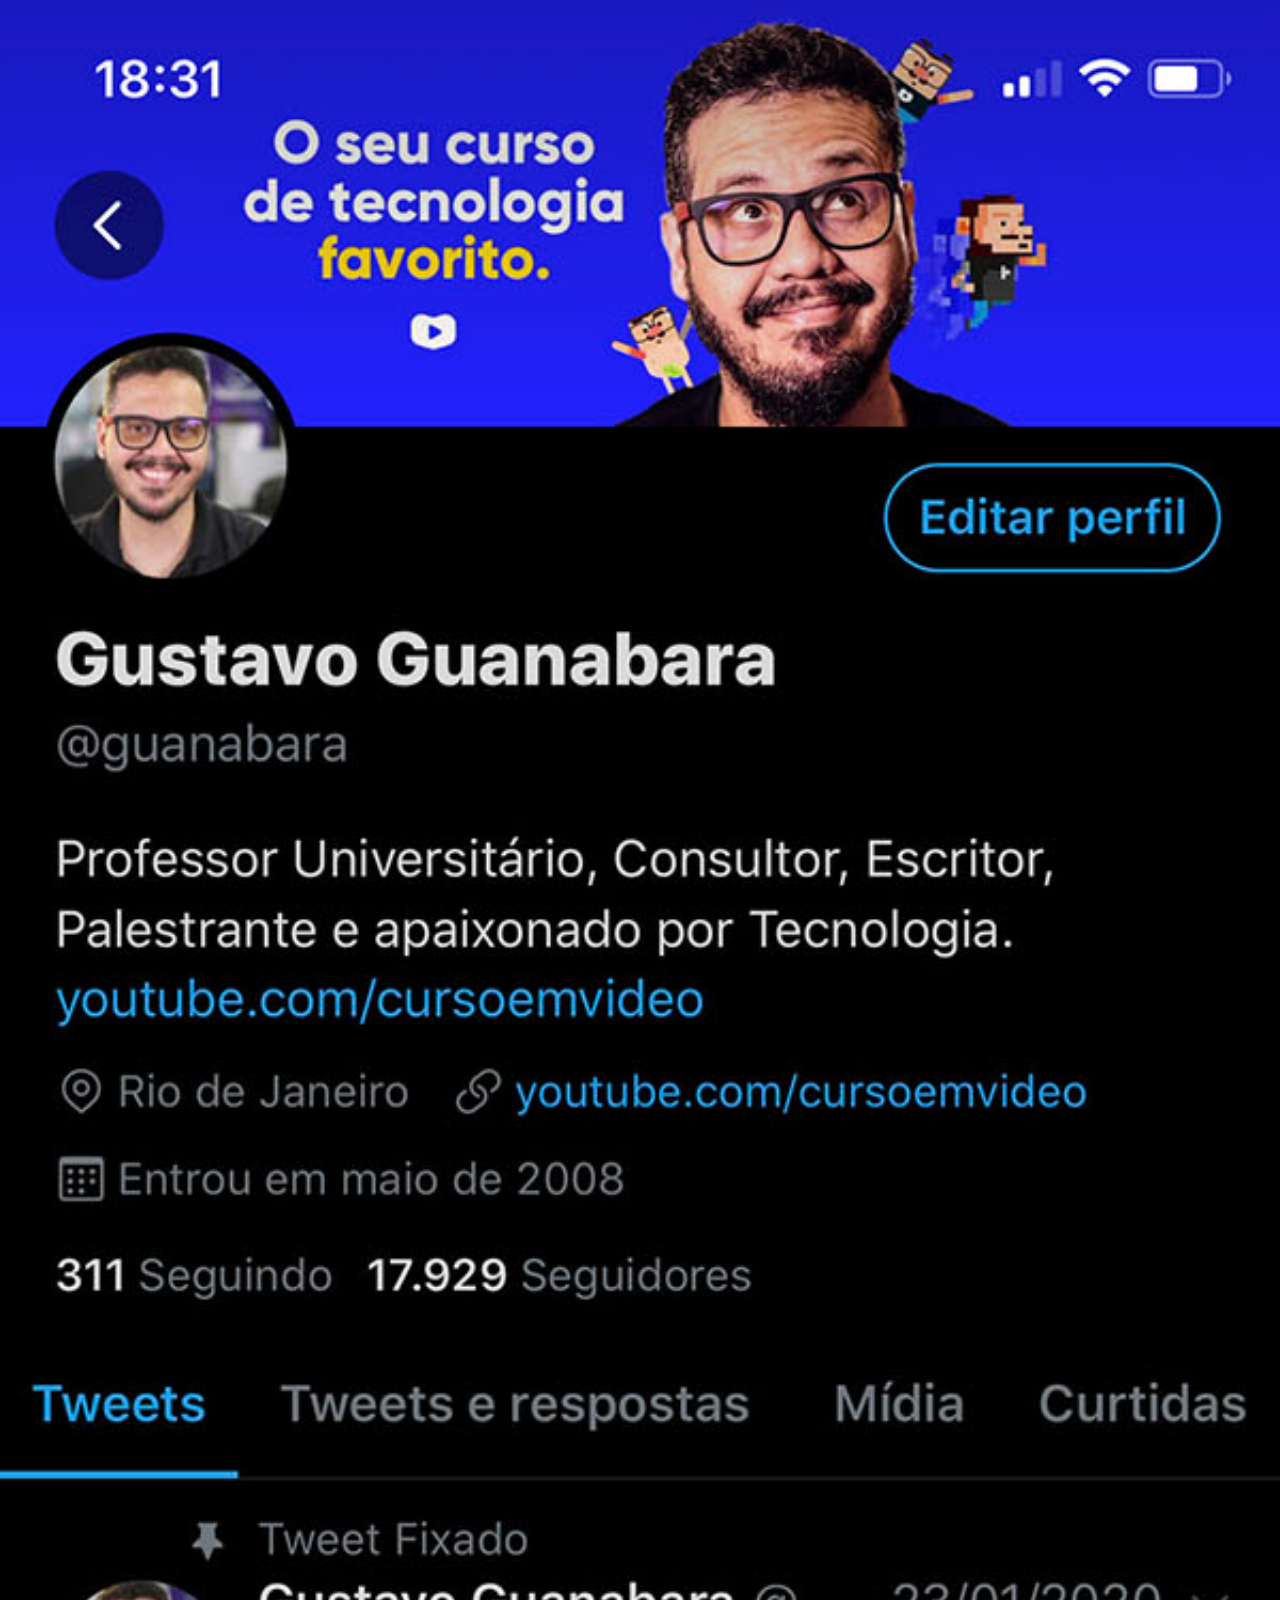
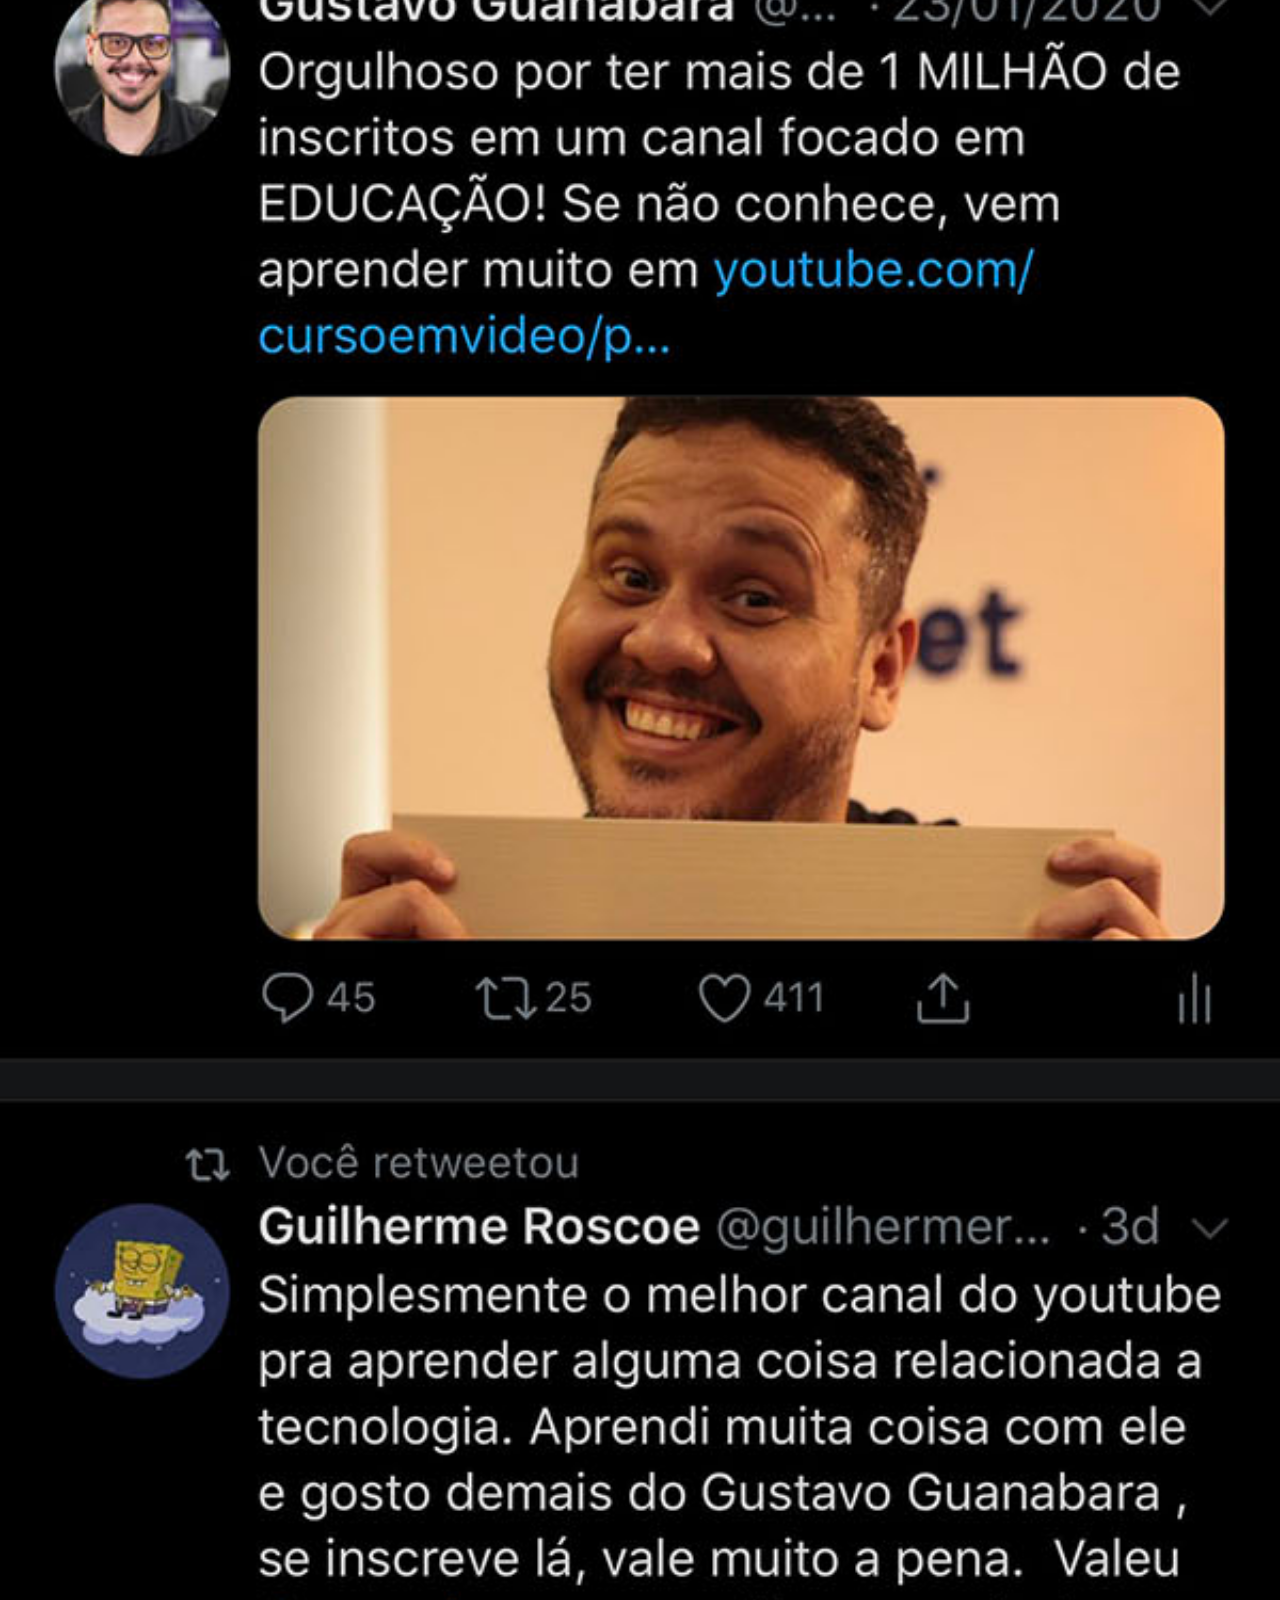
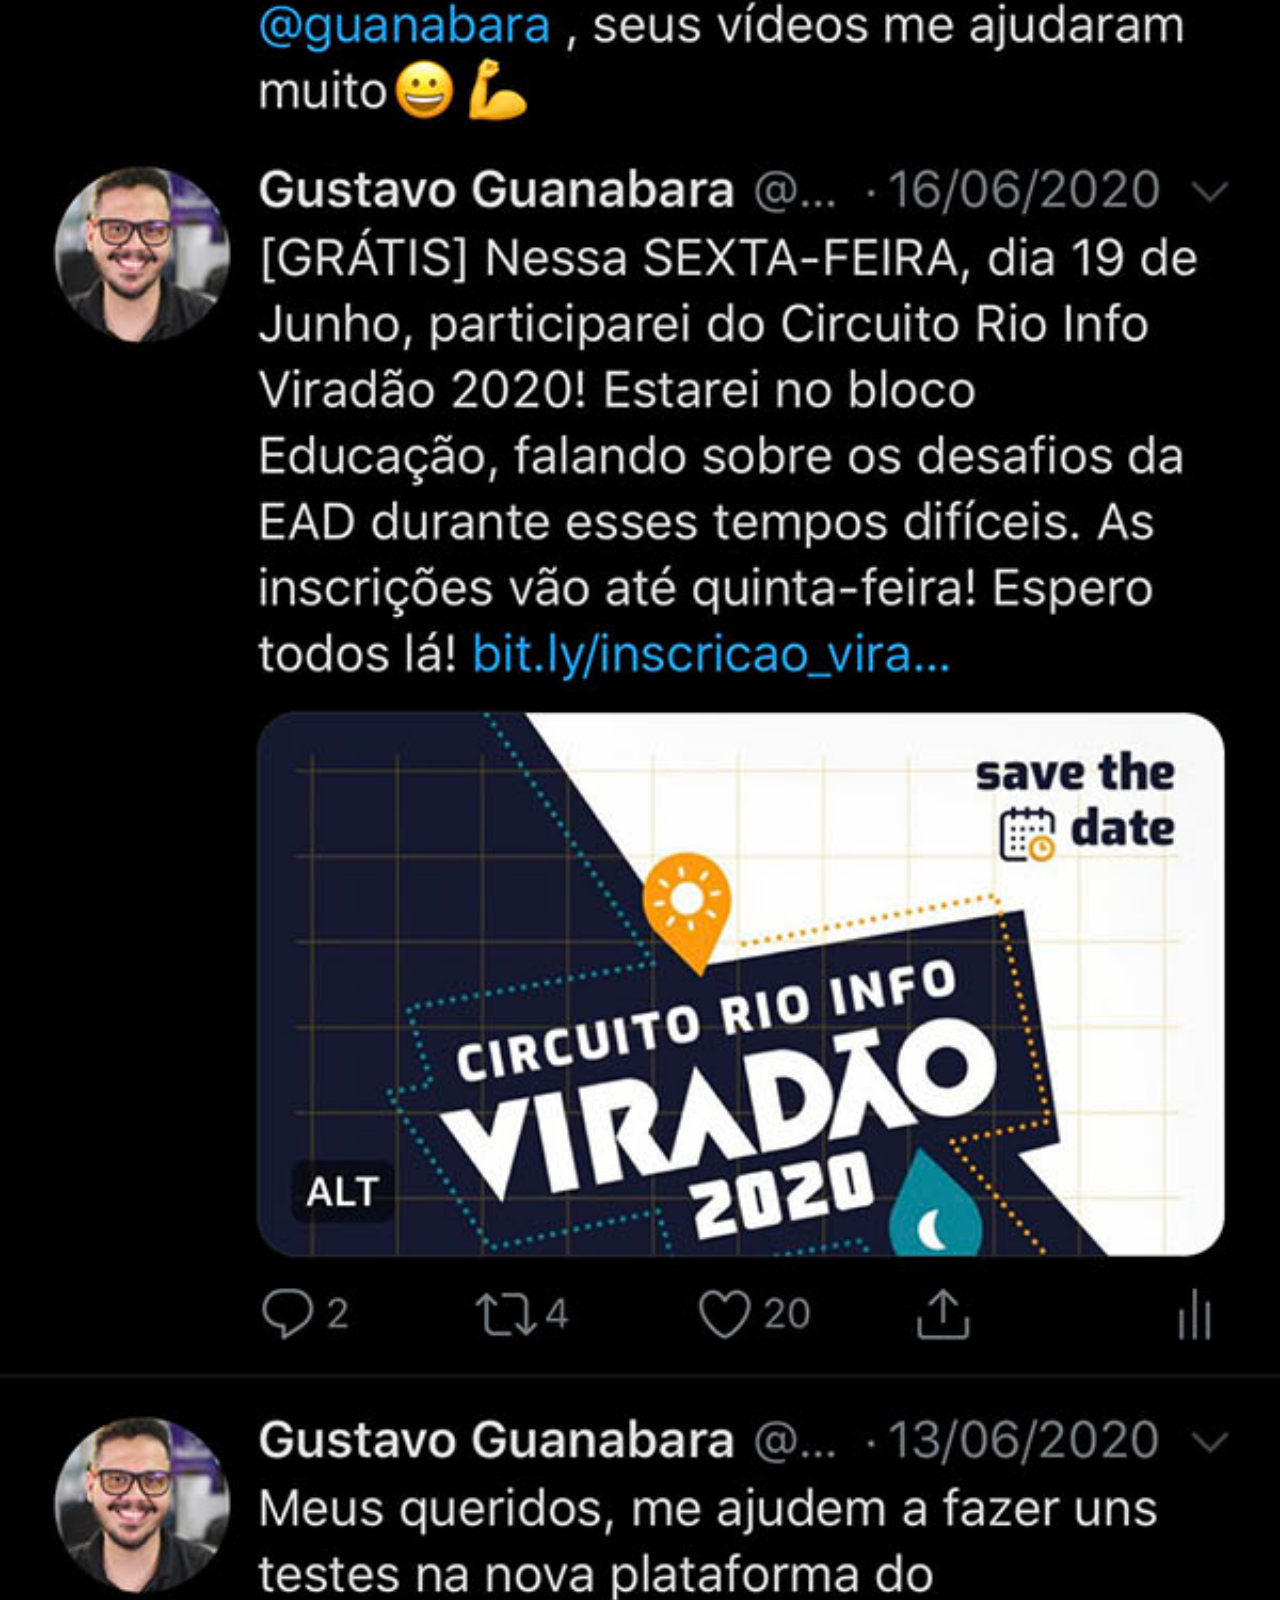
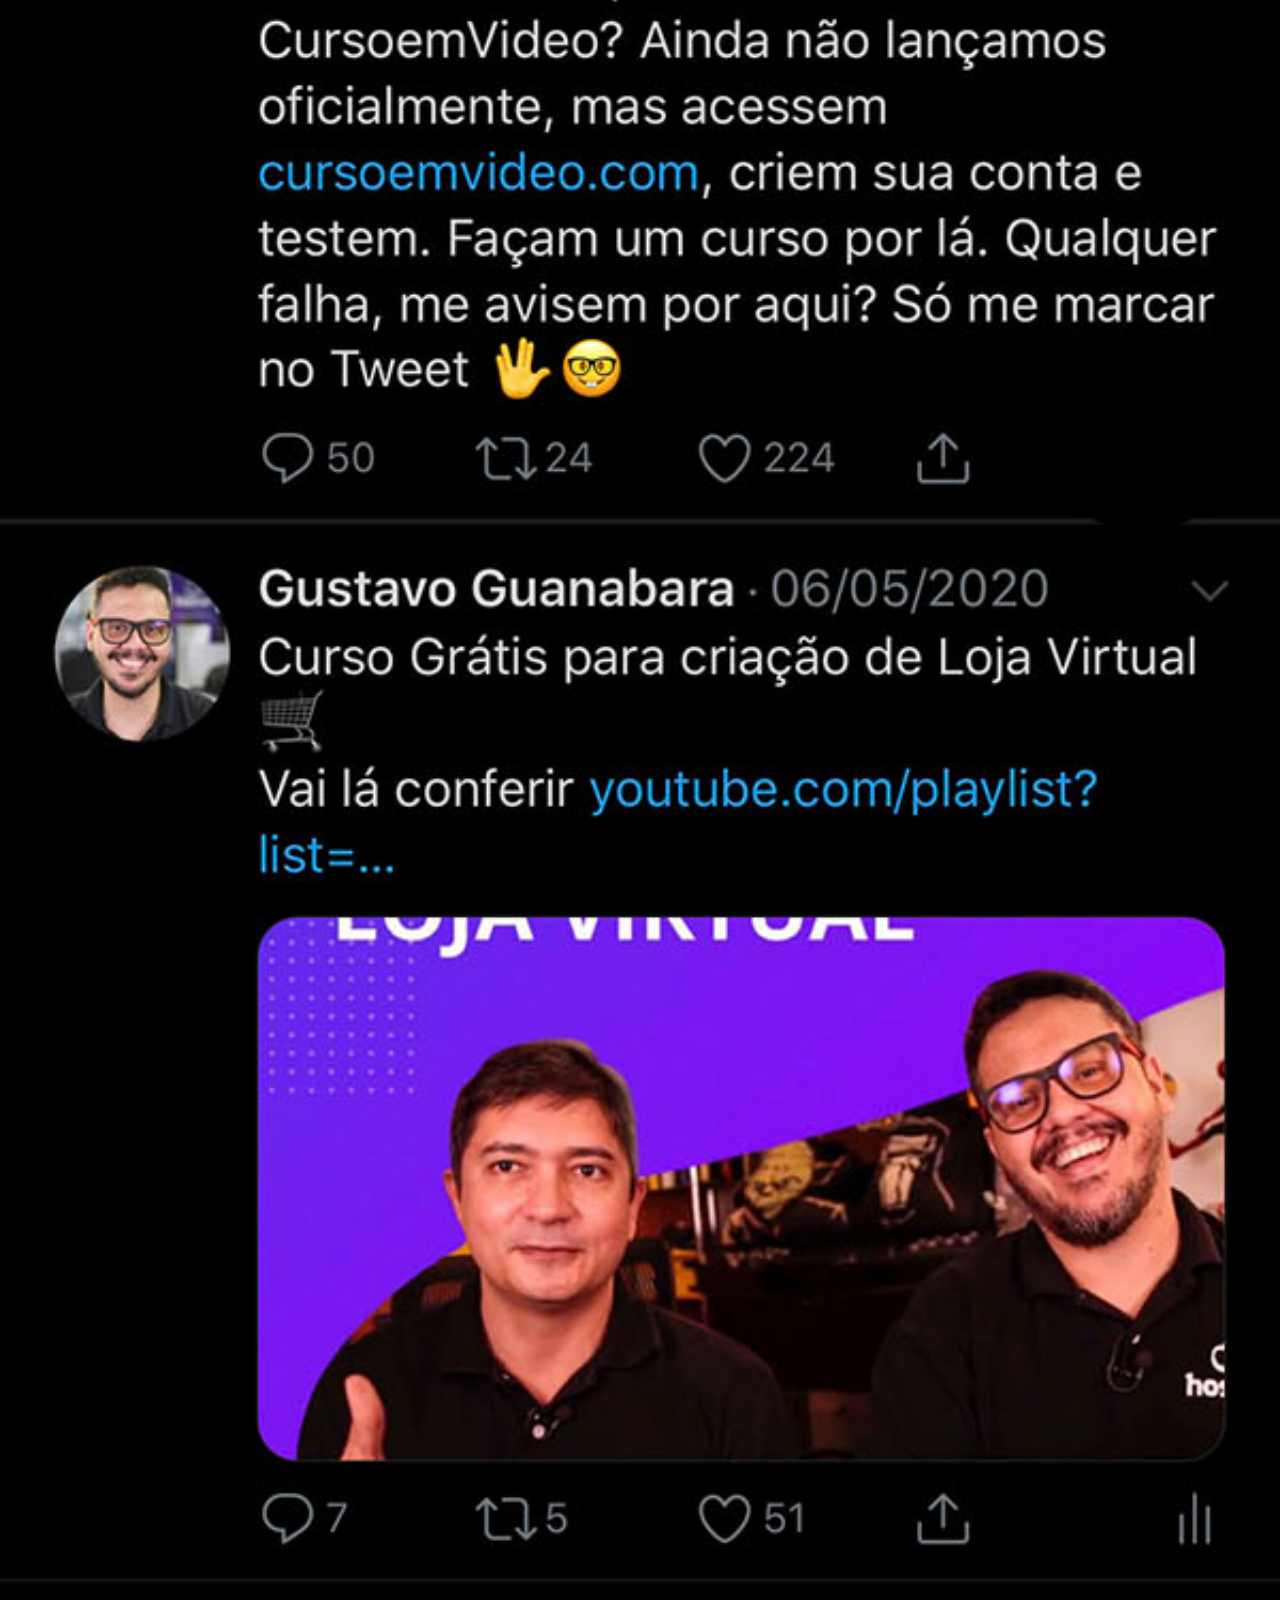
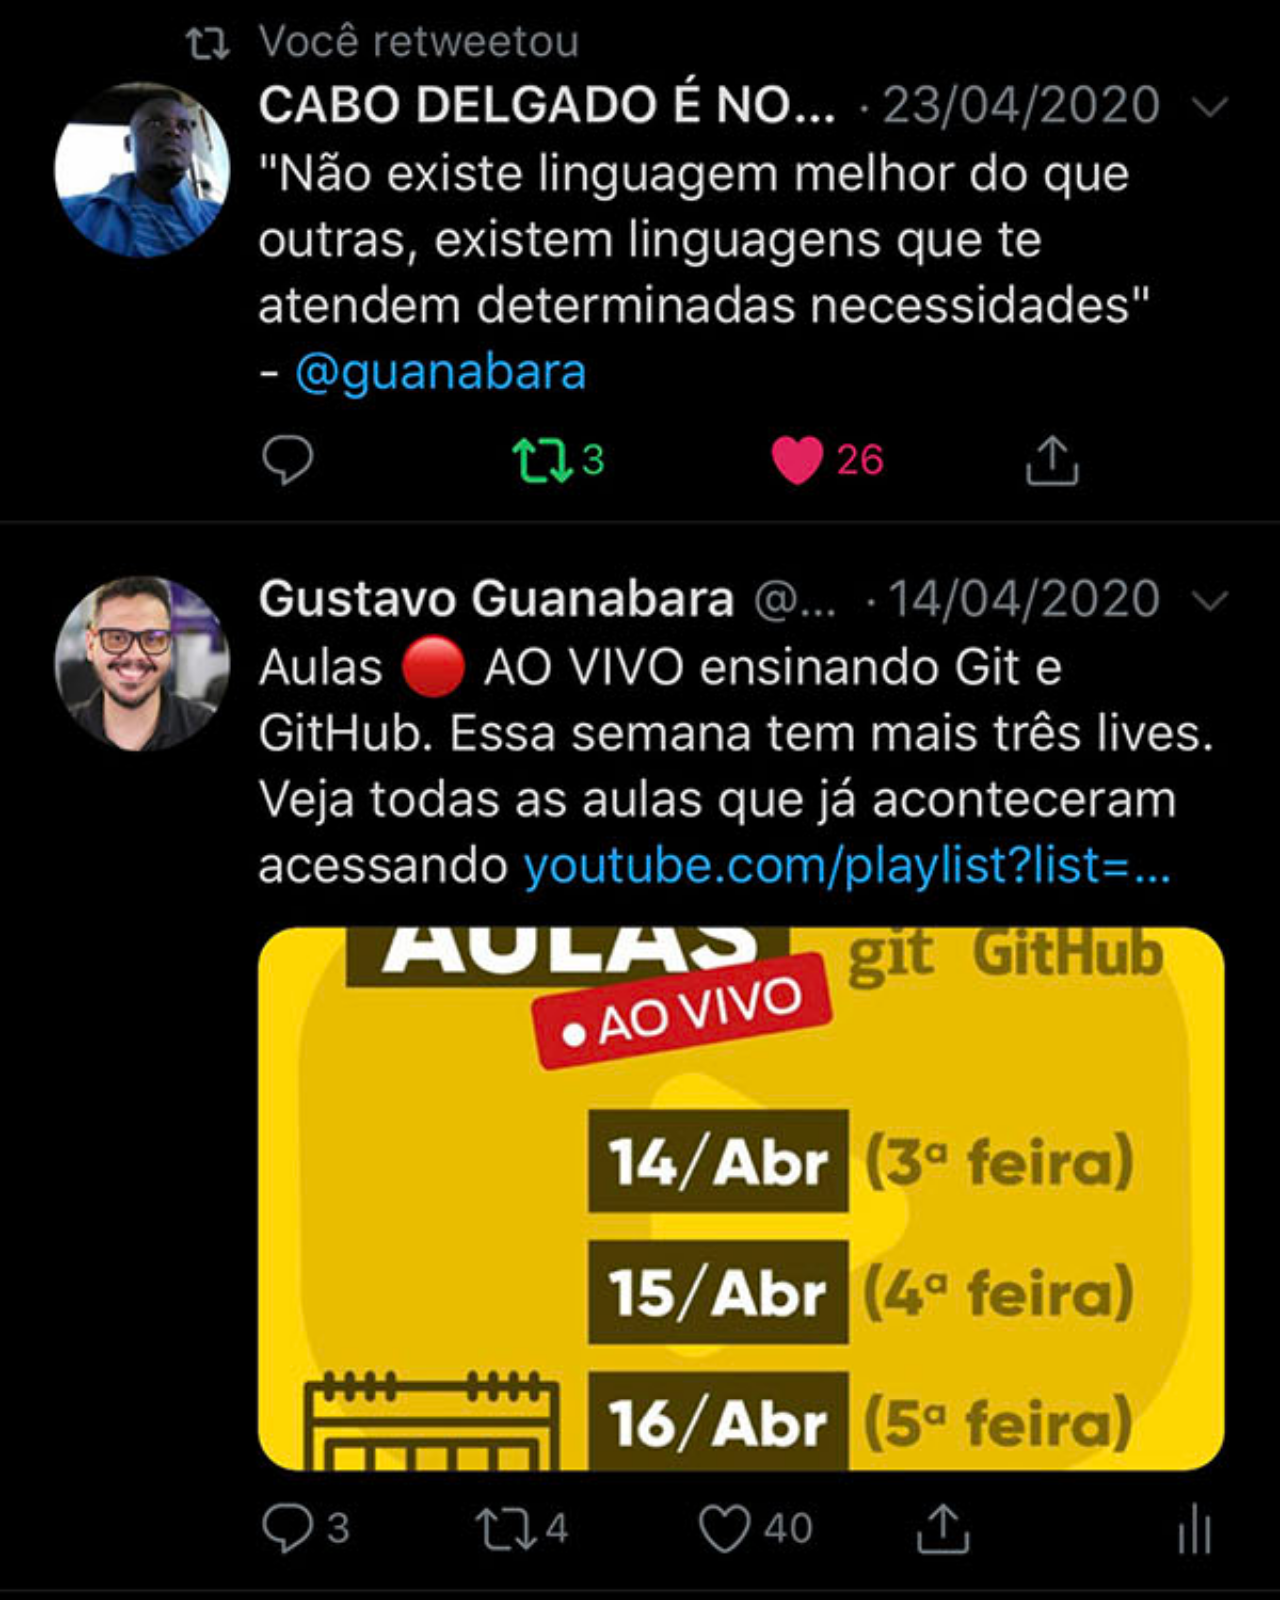
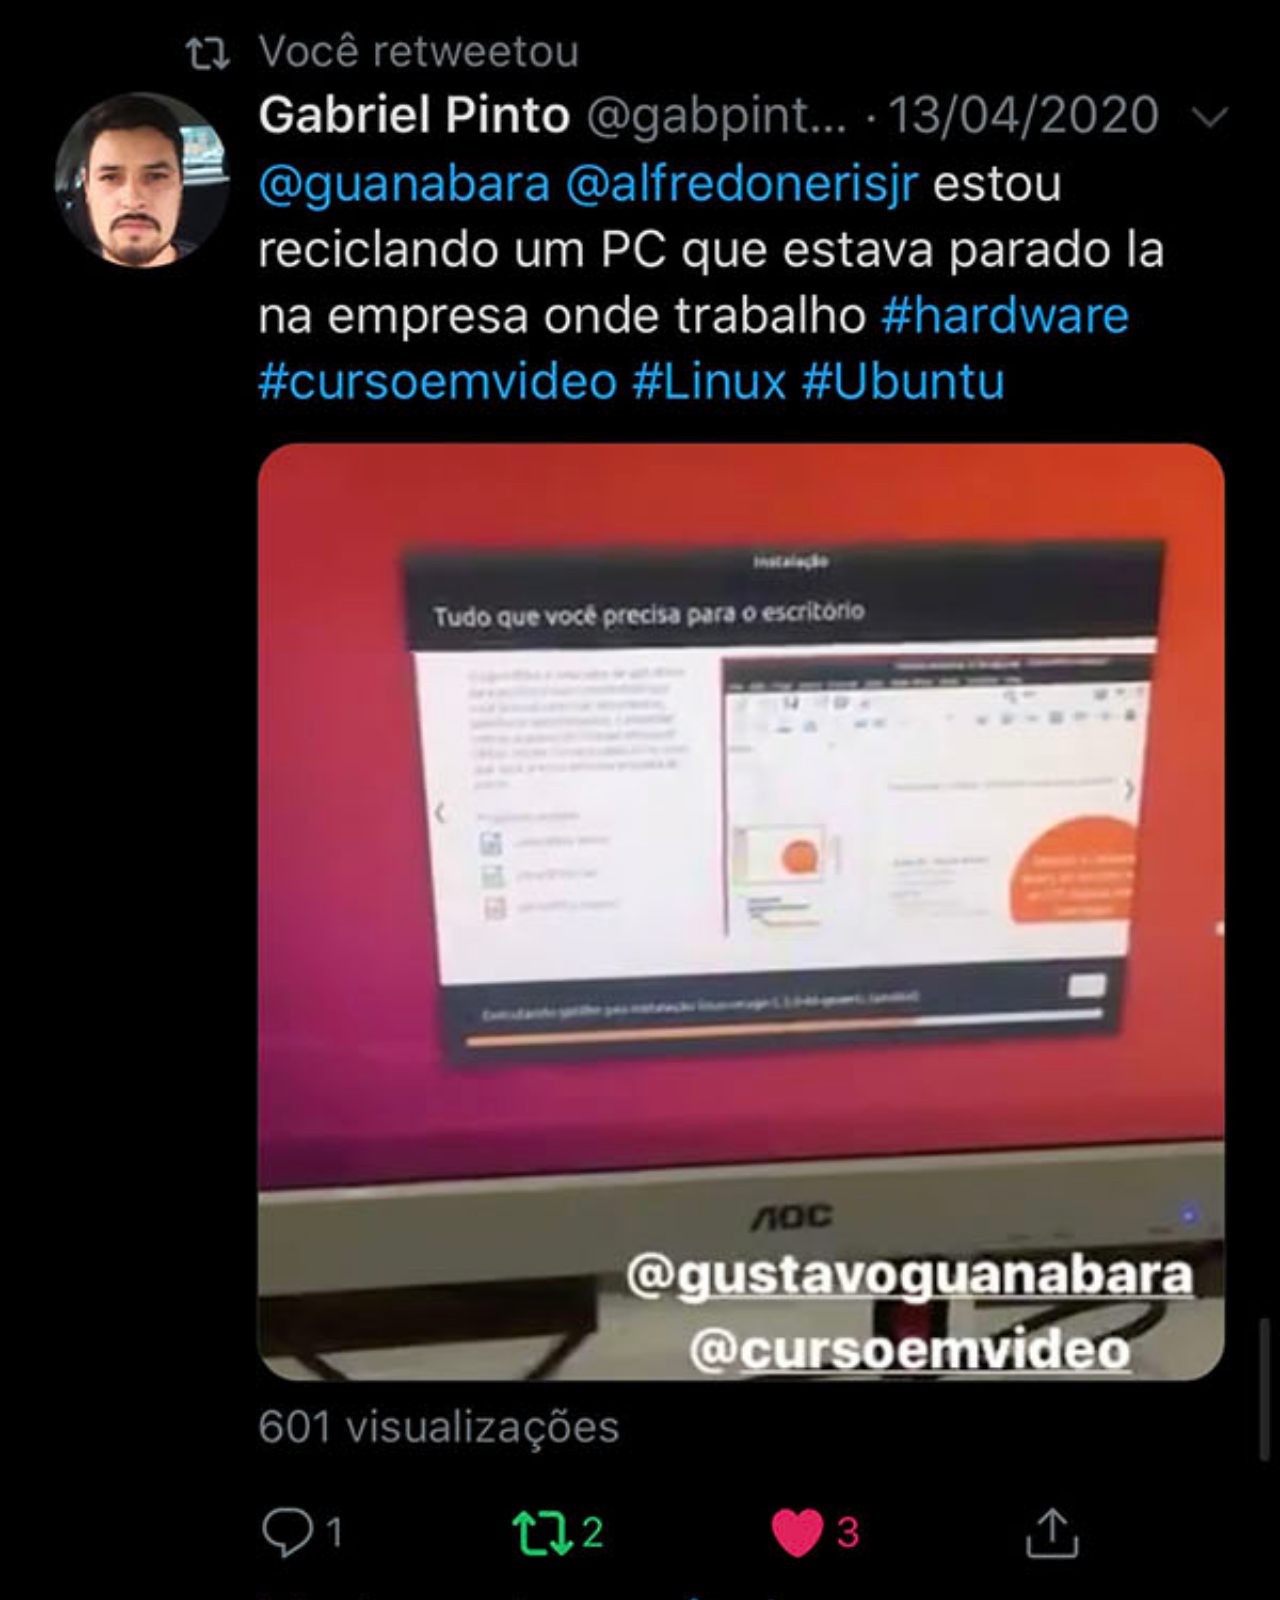
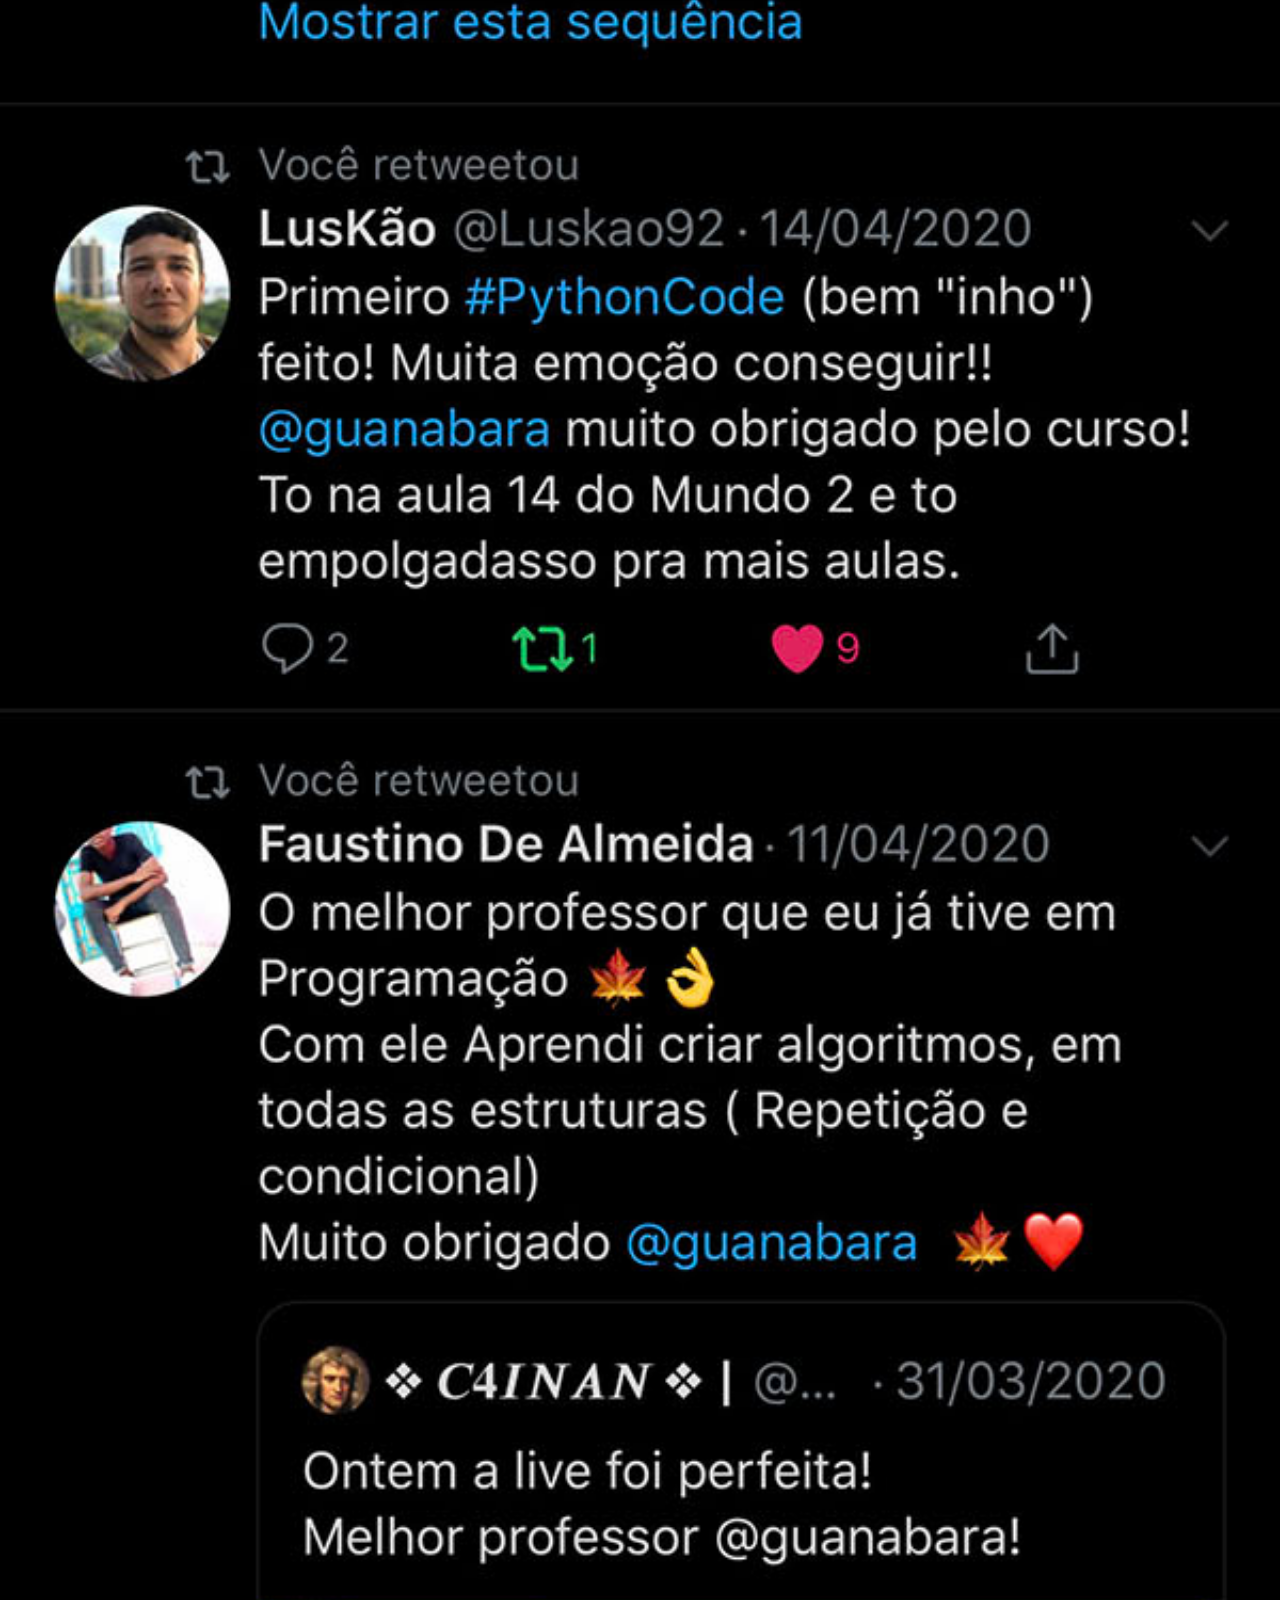
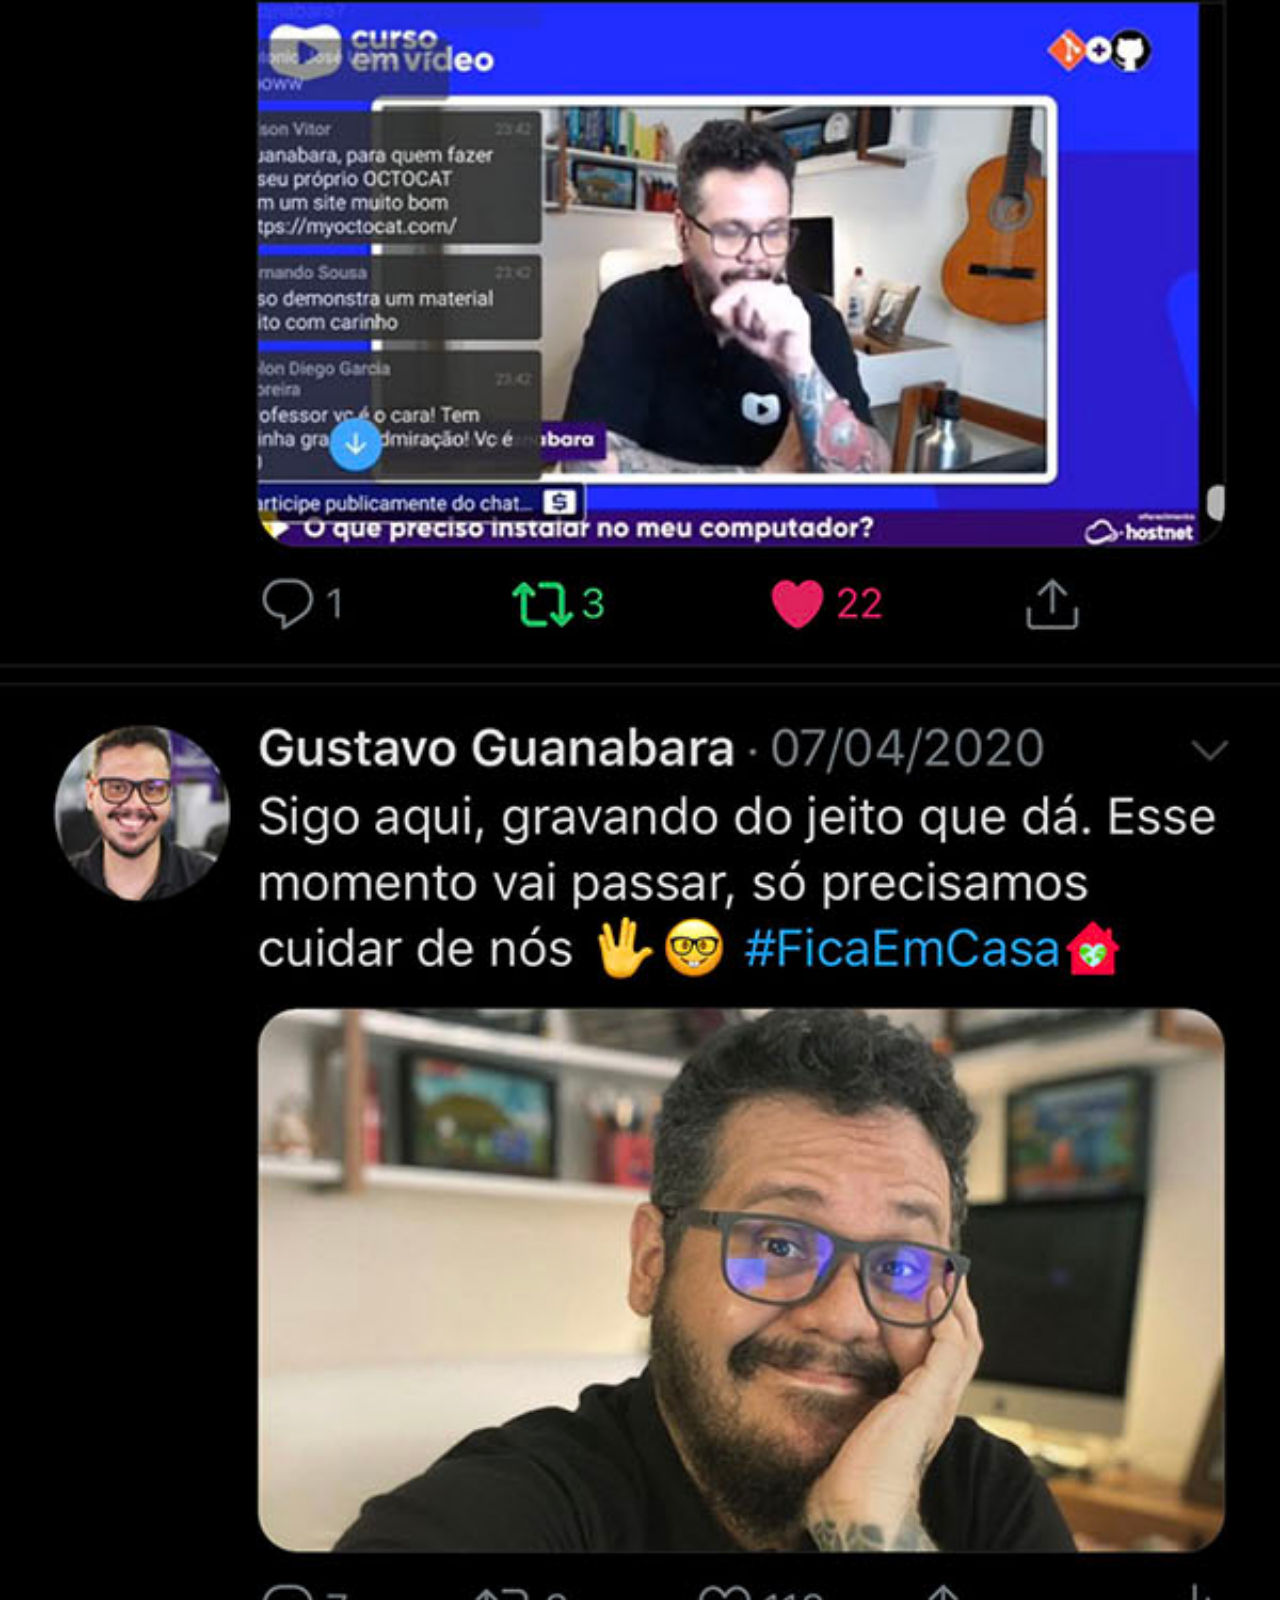
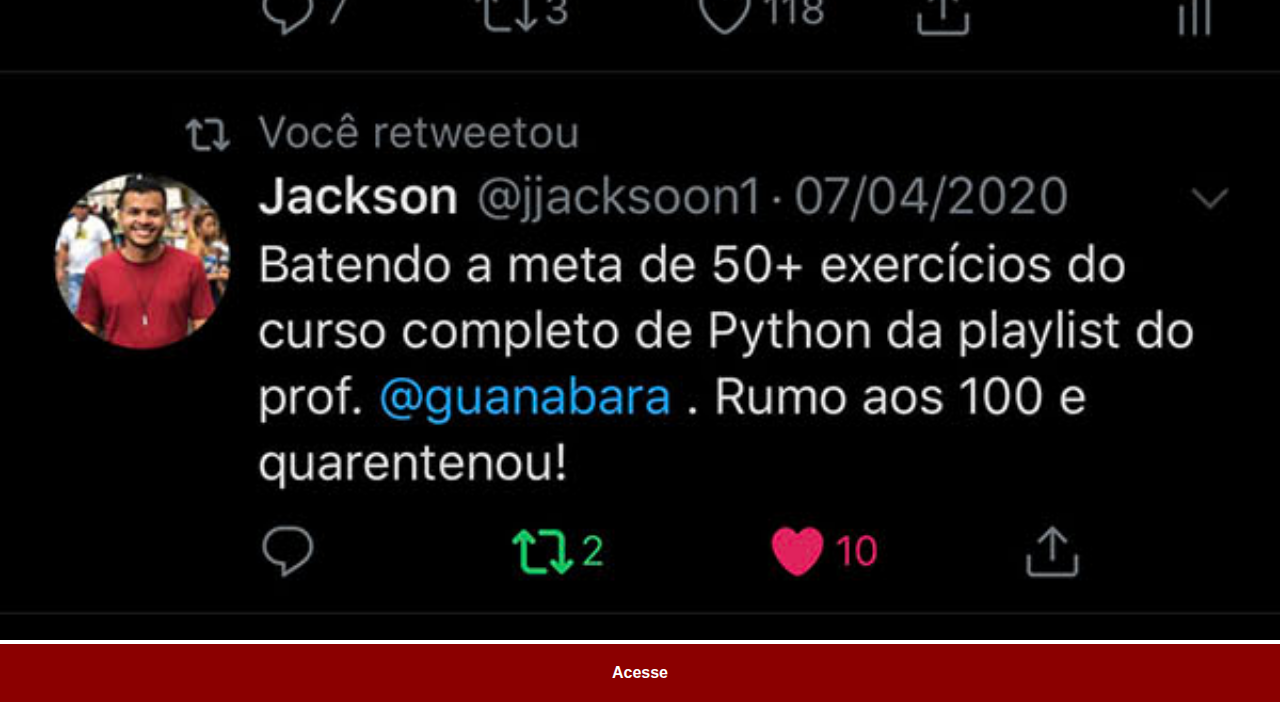
<file: twitter.html>
<!DOCTYPE html>
<html lang="pt-br">
<head>
    <meta charset="UTF-8">
    <meta name="viewport" content="width=device-width, initial-scale=1.0">
    <title>Twitter</title>
    <link rel="stylesheet" href="estilo/social.css">
</head>
<body>
    <img src="imagens/tela-twitter.jpg" alt="">
    <a href="https://twitter.com/guanabara" target="_blank">Acesse</a>
</body>
</html>
</file>
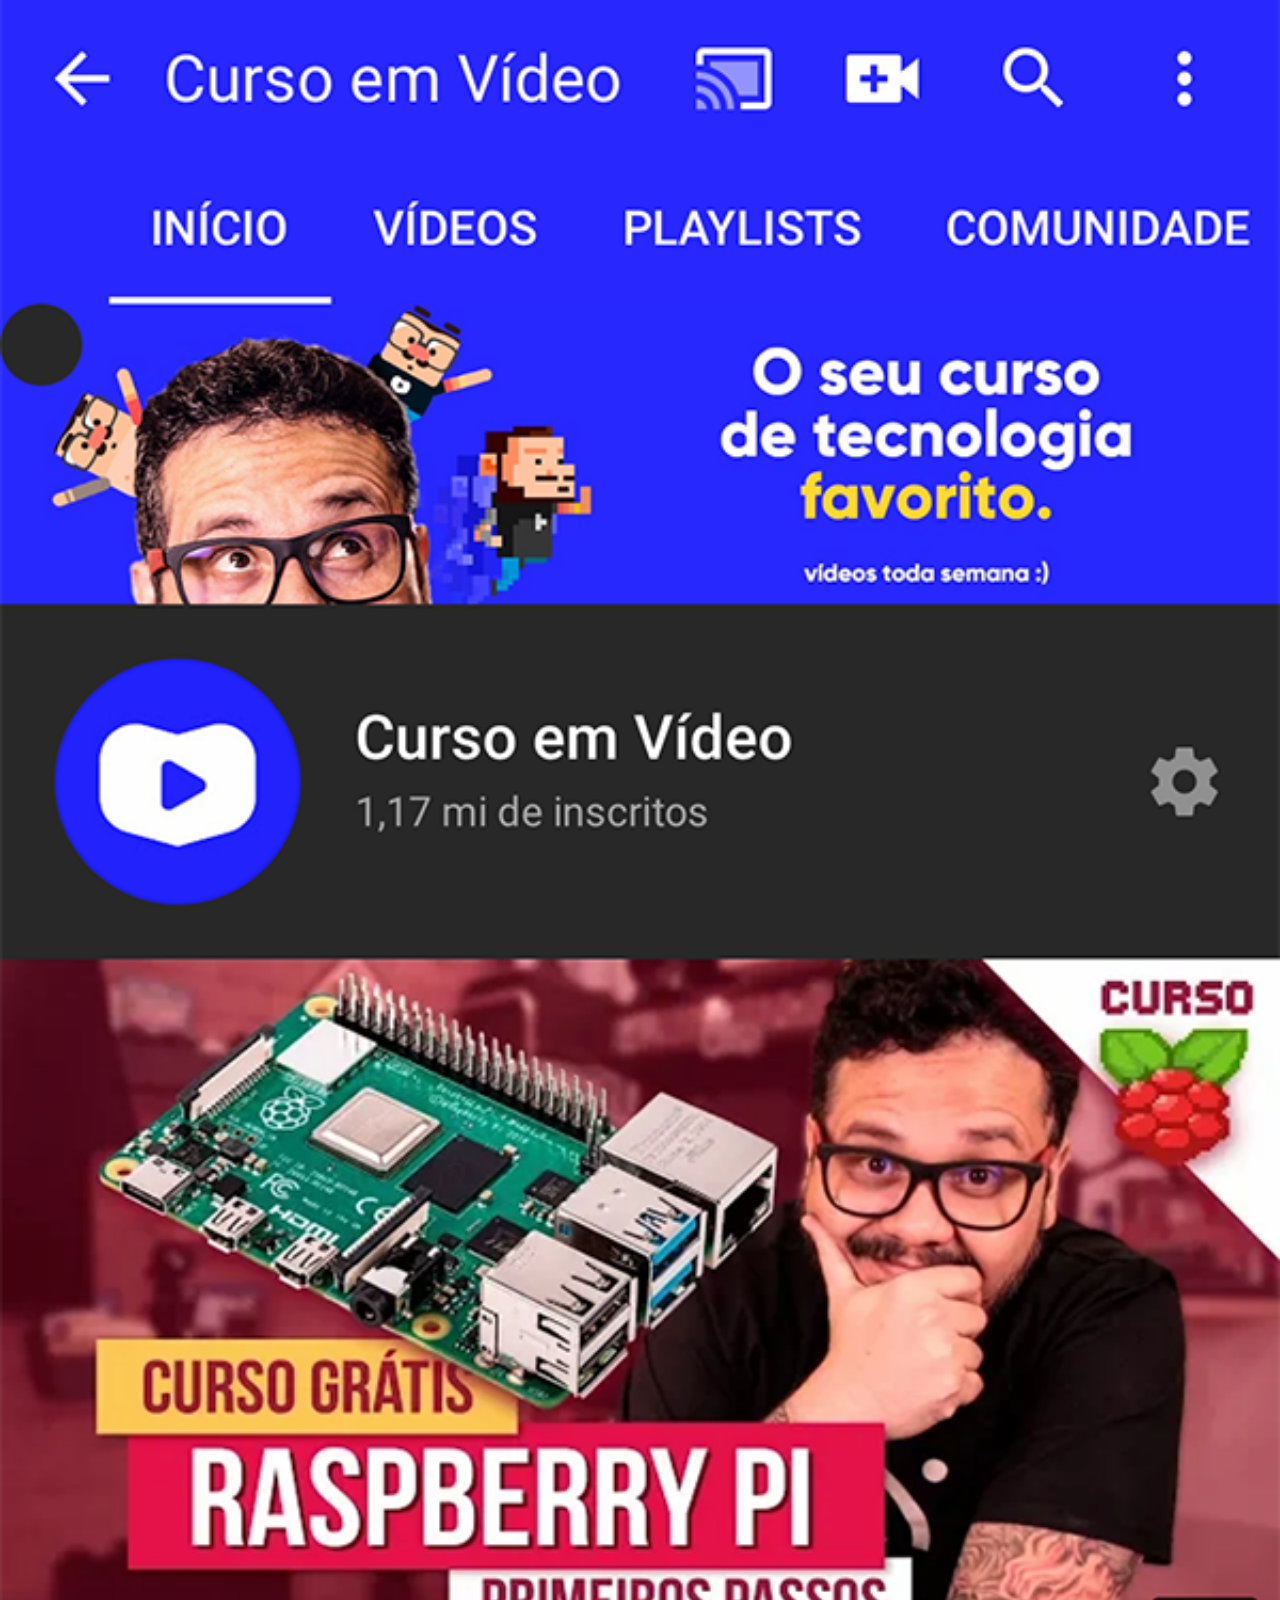
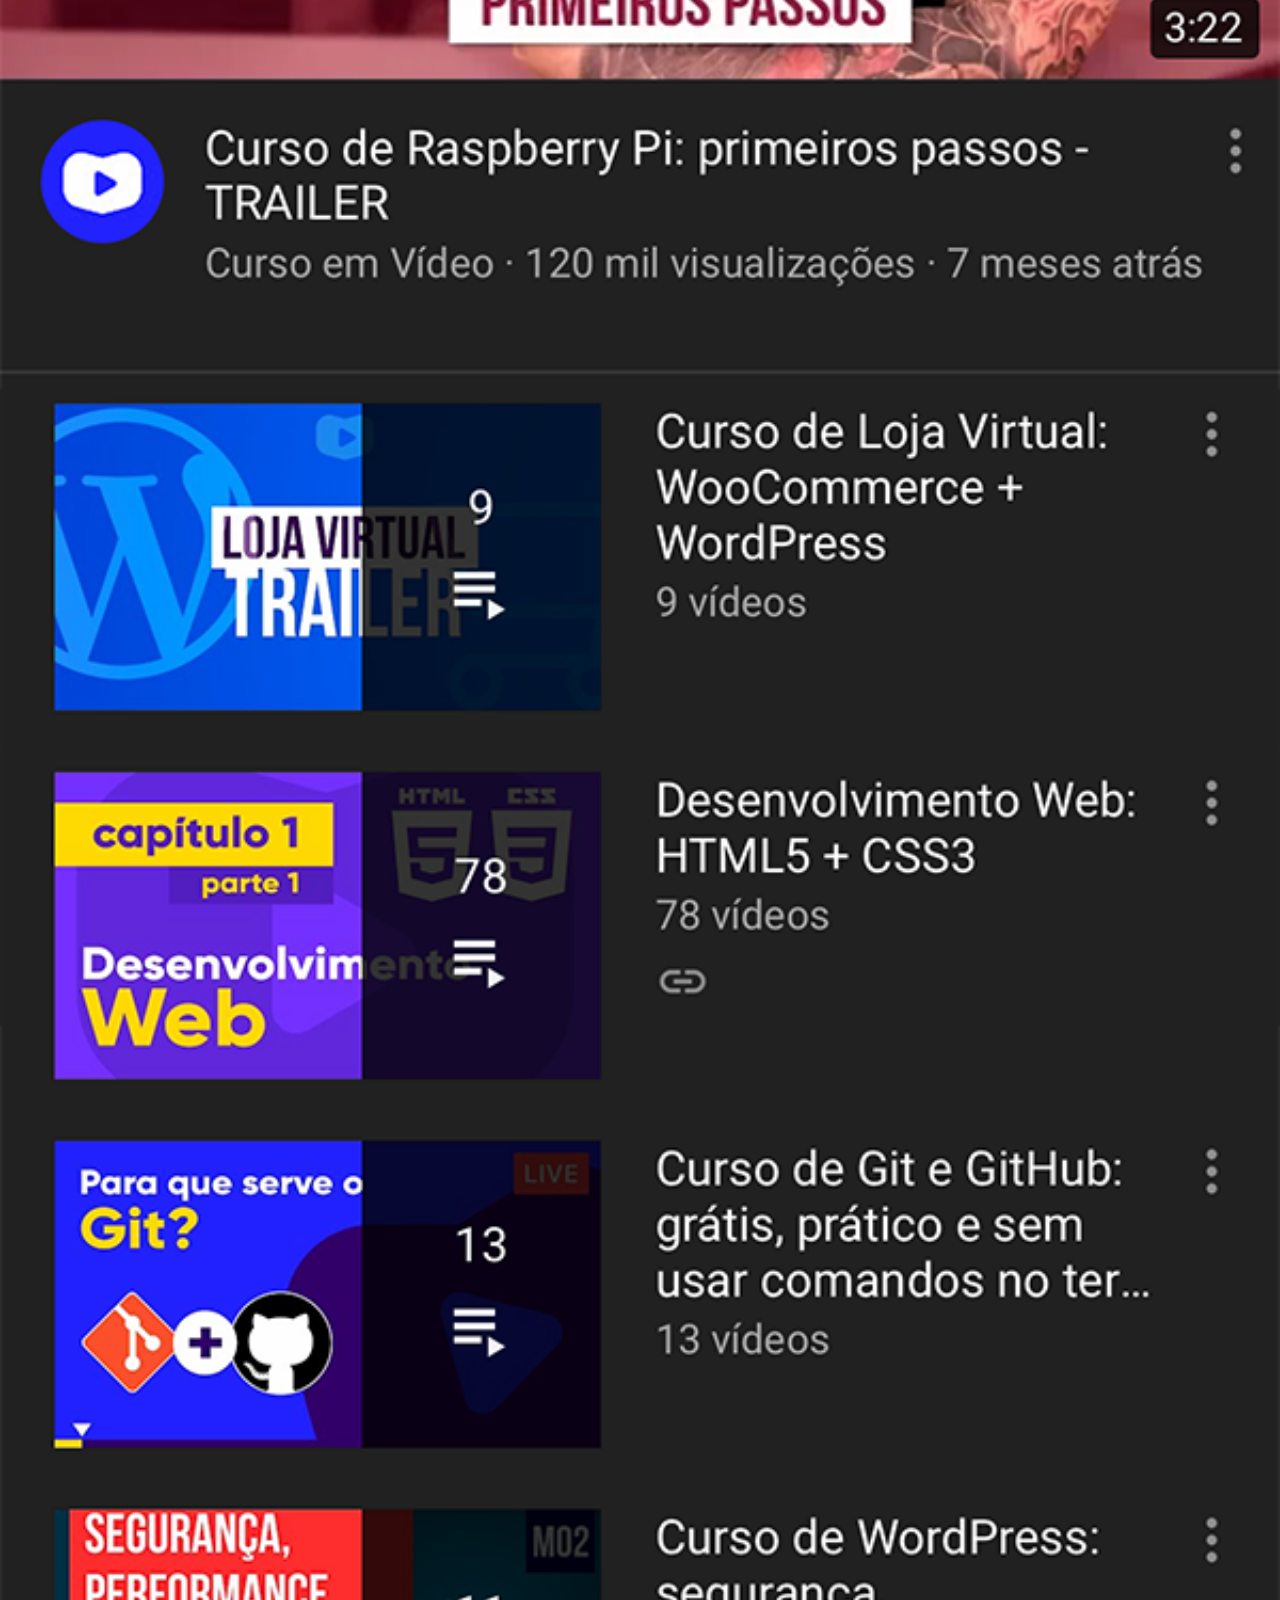
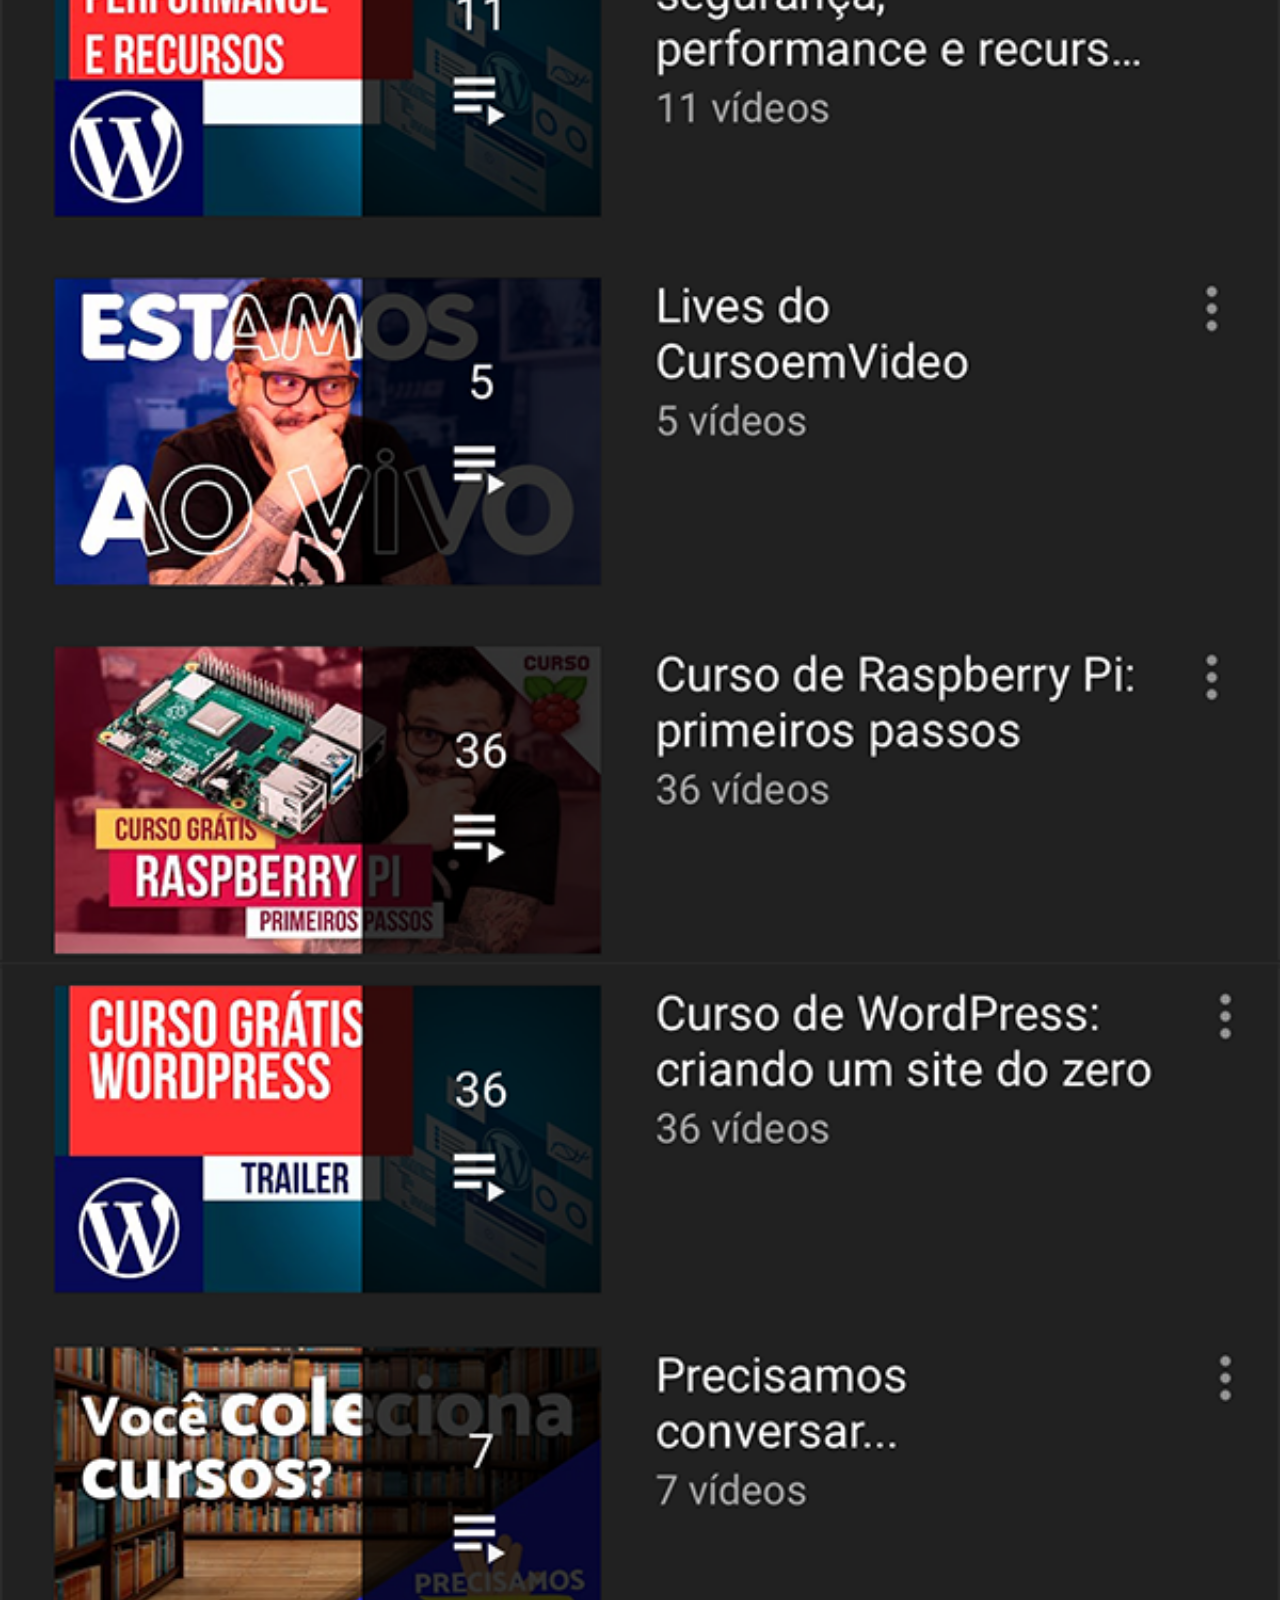
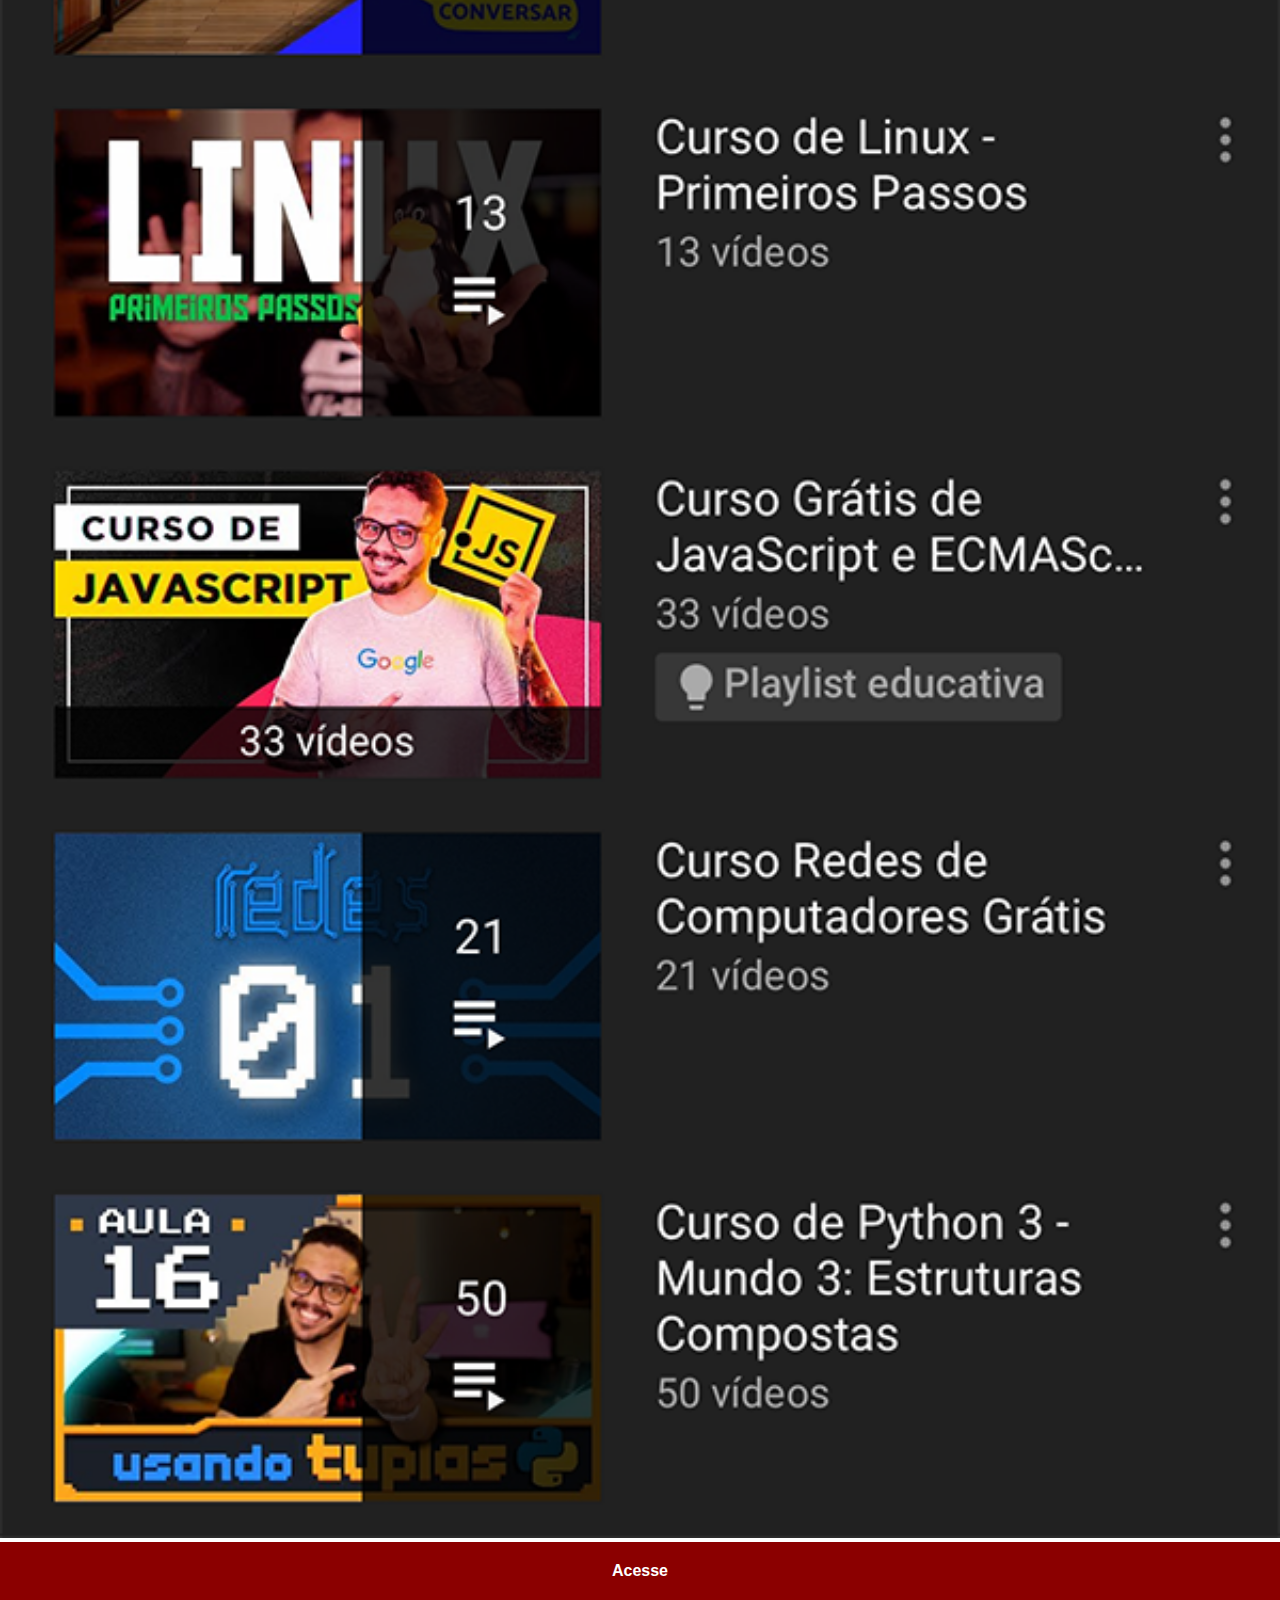
<file: youtube.html>
<!DOCTYPE html>
<html lang="pt-br">
<head>
    <meta charset="UTF-8">
    <meta name="viewport" content="width=device-width, initial-scale=1.0">
    <title>Youtube</title>
    <link rel="stylesheet" href="estilo/social.css">
</head>
<body>
    <img src="imagens/tela-youtube.png" alt="imagem do youtube">
    <a href="https://www.youtube.com/@CursoemVideo/playlists" target="_blank">Acesse</a>
</body>
</html>
</file>
<file: estilos/style.css>
@charset "UTF-8";

*{
    margin: 0px;
    padding:0px;
    font-family: Arial, Helvetica, sans-serif;
}
html, body{
    height: 100vh;
    width: 100vw;
    background-color: black;
}
body{
    background:url('../imagens/fundo-madeira.jpg') no-repeat top center;
    background-size: cover;
    background-attachment: fixed;
}
main{
    height: 100vh;
    position: relative;
}
section#telefone{
    position:absolute;
    top: 50%;
    left: 50%;
    transform: translate(-50%, -50%); /*para centralizar a imagem do telefone no centro, foi preciso colocar a função 'position: relative;' no main e a função 'position: absolute;' aqui nessa section. também foi necessário colocar as orientações 'top: 50%' e 'left: 50%'; isso fez com que a imagem ficasse para baixo e na direita (o navegador leva em conta o canto superior esquerdo). para resolver este problema, foi colocado a seguinte função: transform: translate(-50%, -50%)*/
    background: url('../imagens/frame-iphone.png');
    height: 627px;
    width: 311px;

}
iframe#tela{
    position: relative;
    top: 80px;
    left: 22px;
    width: 269px;
    height: 471px;
}
section#redes-sociais{
    text-align: right;
}
section#redes-sociais img{
    margin:10px;
    margin-left: 20px;
    width:50px;
    height: 50px;
    border-radius: 50%;
    box-shadow: 2px 2px 5px rgba(0, 0, 0, 0.404);
}
section#redes-sociais img:hover{
    border: 2px solid rgba(255, 255, 255, 0.637);
    transform: translate(-3px1 -3px); /*este comando faz com que a imagem se movimente para cima e para a esquerda*/
    box-shadow: 5px 5px 10 px rgba(0, 0, 0, 0.623);
    transition: transform .3s, border 1s; /*este será o tempo para as orientações do  'transform'*/
}
</file>
<file: estilo/social.css>
@charset "UTF-8";
*{
    padding:0px;
    margin:0px;
    font-family: Arial, Helvetica, sans-serif;
}
::-webkit-scrollbar{ /*esconde a barra de rolagem*/
    width: 0px;
    height: 0px;
}
img{
    width: 100vw;
}
a{
    display:block; /*faz com que o "Acesse" fique em baixo da imagem*/
    background-color: darkred;
    color:white;
    padding: 20px;
    text-align: center;
    font-weight: bolder;
    text-decoration: none; 

}
a:hover{
    background-color: red;
}
</file>
